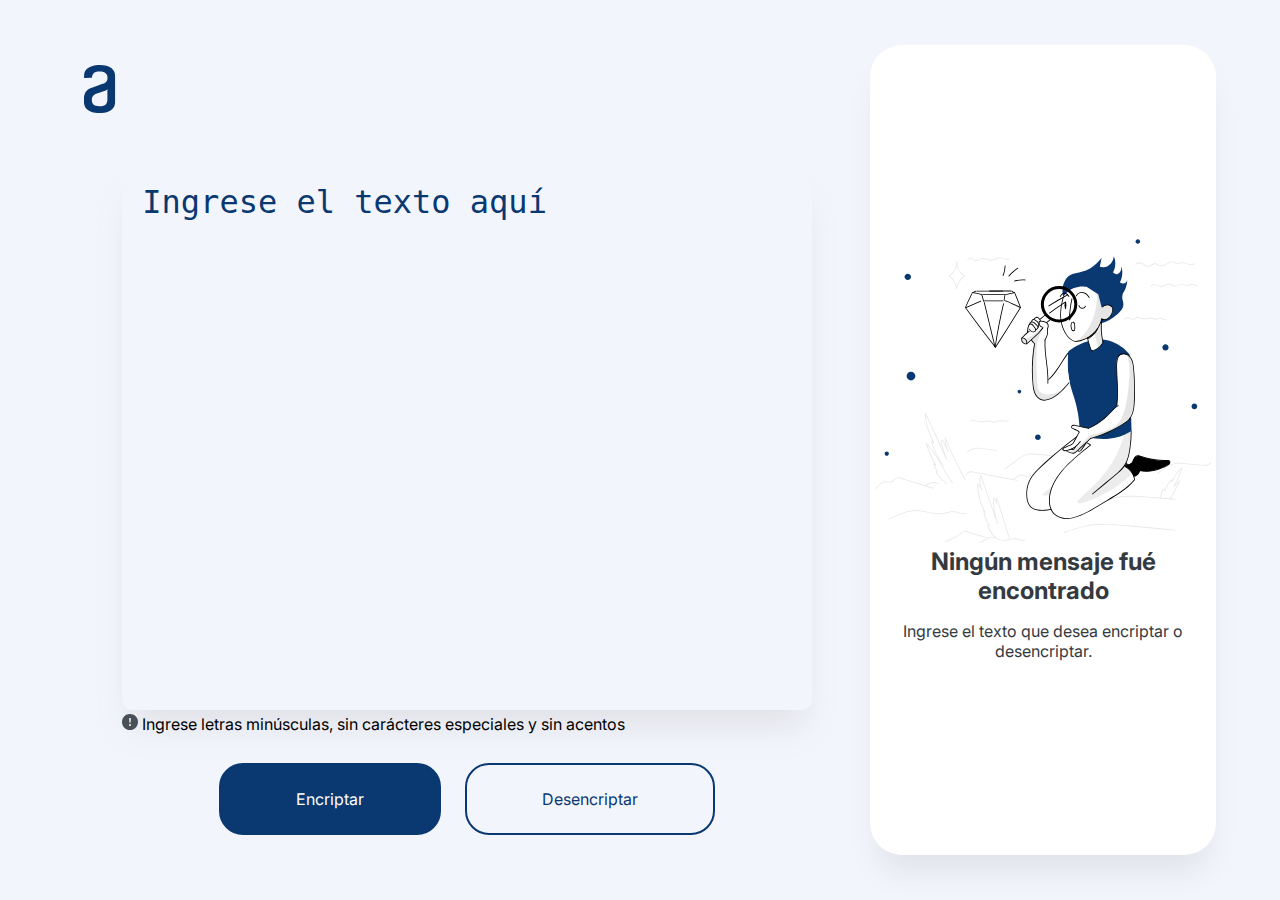
<file: Documents/Challenge/index.html>
<!DOCTYPE html>
<html lang="es">
  <head>
    <meta charset="UTF-8" />
    <meta http-equiv="X-UA-Compatible" content="IE=edge" />
    <meta name="viewport" content="width=device-width, initial-scale=1.0" />
    <link rel="preconnect" href="https://fonts.googleapis.com" />
    <link rel="preconnect" href="https://fonts.gstatic.com" crossorigin />
    <link
      href="https://fonts.googleapis.com/css2?family=Inter:wght@400;700;900&display=swap"
      rel="stylesheet"
    />
    <link
      rel="shortcut icon"
      href="imagenes/iconoEncriptador.png"
      type="image/x-icon"
    />
    <link rel="stylesheet" href="./css/style.css" />
    <title>Encriptador de Texto</title>
  </head>

  <body>
    <main class="container">
      <section class="container-content">
        <div class="logo">
          <svg
            width="32"
            height="48"
            viewBox="0 0 32 48"
            fill="none"
            xmlns="http://www.w3.org/2000/svg"
          >
            <path
              fill-rule="evenodd"
              clip-rule="evenodd"
              d="M23.3958 23.6529C23.3524 23.9311 23.2466 24.1959 23.0863 24.4275C22.926 24.659 22.7154 24.8512 22.4703 24.9898C21.9766 25.3086 21.5447 25.468 21.1077 25.6274C20.177 25.9488 19.1974 26.2702 18.1613 26.643C17.0687 27.0157 16.0891 27.3885 15.215 27.6585C14.1249 28.0313 13.0888 28.3526 12.1041 28.7254C11.3633 29.0425 10.6674 29.4556 10.0345 29.9544C9.44584 30.4877 8.93212 31.0983 8.50734 31.7695C8.07027 32.515 7.79518 33.4766 7.79518 34.5975C7.79518 36.842 8.34022 38.5491 9.43289 39.6161C10.523 40.7396 12.5438 41.2718 15.5389 41.2718C18.5933 41.2718 20.6655 40.6856 21.7607 39.5107C22.8482 38.3357 23.3932 36.6826 23.3932 34.5487V23.6529H23.3958ZM15.5415 0C20.8891 0 24.815 1.01553 27.3217 3.09802C29.831 5.12908 31.0856 7.74119 31.0856 10.8366V37.2148C31.0856 38.2817 30.8696 39.4567 30.4891 40.737C30.1035 42.0225 29.3425 43.1949 28.1418 44.2592C26.9977 45.3313 25.4166 46.2389 23.3984 46.933C21.3802 47.6272 18.7629 48 15.5441 48C12.3304 48 9.70798 47.6272 7.69234 46.933C5.6767 46.2389 4.09298 45.3313 2.9489 44.2592C1.8846 43.3001 1.07834 42.089 0.604178 40.737C0.218532 39.4592 0 38.2843 0 37.2174V33.001C0 30.7565 0.599036 28.674 1.79968 26.8563C3.00032 24.9898 4.68945 23.7095 6.8722 22.9073C7.96229 22.5345 9.21693 22.1618 10.6335 21.681C12.0527 21.1976 13.3588 20.7169 14.6699 20.2927C15.9811 19.8633 17.1252 19.434 18.1048 19.0586C18.6959 18.8221 19.2963 18.6094 19.9044 18.421L20.8866 17.9402C21.2722 17.7268 21.6501 17.4055 22.0332 16.9787C22.4137 16.5545 22.7402 16.0737 23.0153 15.5389C23.306 14.9599 23.4557 14.3203 23.4524 13.6724V11.9627C23.4564 11.3361 23.3249 10.716 23.0667 10.145C22.8508 9.5023 22.4137 8.91612 21.8147 8.38393C21.2156 7.84917 20.3955 7.42239 19.416 7.09845C18.4338 6.78222 17.1278 6.62025 15.6521 6.62025C12.5977 6.62025 10.5795 7.21157 9.48945 8.43535C8.5639 9.50488 8.01885 10.8392 7.91087 12.3329C7.91087 12.6543 7.63835 12.8677 7.30927 12.8677L0.658168 12.9757C0.500177 12.9764 0.348309 12.9146 0.235632 12.8039C0.122956 12.6931 0.0585941 12.5423 0.0565613 12.3844V10.8418C0.0565613 9.3429 0.331655 7.95458 0.930691 6.62025C1.5323 5.28334 2.46042 4.16497 3.71248 3.20086C4.96711 2.24189 6.60482 1.44231 8.56647 0.907552C10.4767 0.26481 12.8214 0 15.5466 0H15.5415Z"
              fill="#0A3871"
            />
          </svg>
        </div>
        <div class="container-text">
          <textarea
            class="text-desencriptar"
            name="inputEncriptar"
            id="inputEncriptar"
            placeholder="Ingrese el texto aquí"
          ></textarea>
          <p class="alert-disabled">
            <svg
              width="16"
              height="16"
              viewBox="0 0 16 16"
              fill="none"
              xmlns="http://www.w3.org/2000/svg"
            >
              <path
                d="M16 8C16 10.1217 15.1571 12.1566 13.6569 13.6569C12.1566 15.1571 10.1217 16 8 16C5.87827 16 3.84344 15.1571 2.34315 13.6569C0.842855 12.1566 0 10.1217 0 8C0 5.87827 0.842855 3.84344 2.34315 2.34315C3.84344 0.842855 5.87827 0 8 0C10.1217 0 12.1566 0.842855 13.6569 2.34315C15.1571 3.84344 16 5.87827 16 8ZM8 4C7.87361 4.00007 7.74863 4.02662 7.63312 4.07793C7.51761 4.12924 7.41413 4.20418 7.32934 4.29791C7.24456 4.39165 7.18035 4.5021 7.14084 4.62217C7.10134 4.74223 7.08743 4.86923 7.1 4.995L7.45 8.502C7.46176 8.63977 7.5248 8.76811 7.62664 8.86164C7.72849 8.95516 7.86173 9.00705 8 9.00705C8.13827 9.00705 8.27151 8.95516 8.37336 8.86164C8.4752 8.76811 8.53824 8.63977 8.55 8.502L8.9 4.995C8.91257 4.86923 8.89866 4.74223 8.85915 4.62217C8.81965 4.5021 8.75544 4.39165 8.67066 4.29791C8.58587 4.20418 8.48239 4.12924 8.36688 4.07793C8.25137 4.02662 8.12639 4.00007 8 4ZM8.002 10C7.73678 10 7.48243 10.1054 7.29489 10.2929C7.10736 10.4804 7.002 10.7348 7.002 11C7.002 11.2652 7.10736 11.5196 7.29489 11.7071C7.48243 11.8946 7.73678 12 8.002 12C8.26722 12 8.52157 11.8946 8.70911 11.7071C8.89664 11.5196 9.002 11.2652 9.002 11C9.002 10.7348 8.89664 10.4804 8.70911 10.2929C8.52157 10.1054 8.26722 10 8.002 10Z"
                fill="#495057"
              />
            </svg>
          Ingrese letras minúsculas, sin carácteres especiales y sin acentos 
          </p>
        </div>
        <div class="container-buttons">
          <a id="encriptar" class="btn-encriptar">Encriptar</a>
          <a id="desencriptar" class="btn-desencriptar">Desencriptar</a>
        </div>
      </section>

      <section class="container-resultado">
        <article class="container-text-default">
          <div class="container-img">
            <svg
              width="336"
              height="304"
              viewBox="0 0 336 304"
              fill="none"
              xmlns="http://www.w3.org/2000/svg"
            >
              <g clip-path="url(#clip0_2_1323)">
                <path
                  d="M0.675649 249.836C3.6088 248.4 4.854 244.589 8.03619 243.595C11.3014 242.574 14.9263 244.589 17.9148 242.38C19.2153 241.414 20.1838 239.812 21.7611 239.232C23.1447 238.735 24.5836 239.287 25.9118 239.702C27.0463 240.061 28.1808 240.392 29.3153 240.751C33.8811 242.159 38.4192 243.54 42.9849 244.948C48.1594 246.522 53.3063 248.124 58.4808 249.698C58.9789 249.864 59.2002 249.063 58.7021 248.897C49.2386 245.998 39.8027 243.098 30.3392 240.199C28.1255 239.536 25.8288 238.514 23.5321 238.238C21.9271 238.045 20.6543 238.68 19.5197 239.729C17.9425 241.193 16.7526 242.546 14.4559 242.656C12.5466 242.767 10.6649 242.27 8.75563 242.574C4.82632 243.181 3.60879 247.461 0.288249 249.091C-0.209832 249.367 0.205238 250.085 0.675649 249.836Z"
                  fill="#E8E8E8"
                />
                <path
                  d="M50.4007 246.357C52.3654 246.854 53.915 244.893 55.6859 244.313C58.0656 243.512 60.6114 243.844 62.7697 245.086C63.2402 245.362 63.6552 244.644 63.1848 244.368C61.3585 243.291 59.2832 242.85 57.1802 243.126C56.267 243.236 55.4092 243.485 54.5791 243.844C53.3892 244.368 52.0057 245.887 50.6221 245.556C50.0963 245.418 49.875 246.219 50.4007 246.357Z"
                  fill="#E8E8E8"
                />
                <path
                  d="M71.7353 244.286C69.8813 242.767 68.1103 241.138 66.4501 239.398C65.6753 238.597 64.9282 237.741 64.2087 236.885C63.7936 236.388 63.3786 235.891 62.9912 235.394C62.7145 235.035 62.4377 234.676 62.1887 234.317C61.746 233.875 61.746 233.323 62.2164 232.715C62.5484 232.853 63.0742 232.522 62.7975 232.135C61.1095 229.871 59.8643 227.386 59.0619 224.679C58.8958 224.845 58.7298 225.011 58.5638 225.176C59.4769 225.425 60.141 225.894 60.6391 226.668C60.9158 227.109 61.6353 226.723 61.3586 226.253C57.2356 219.129 53.8597 211.618 51.3139 203.803C51.0926 203.941 50.8435 204.079 50.6221 204.217C62.2164 215.594 67.4739 231.417 77.2418 244.148C77.5739 244.562 78.2933 244.148 77.9613 243.733C68.1657 230.948 62.8528 215.07 51.2032 203.637C50.9265 203.361 50.3731 203.637 50.5115 204.051C53.0849 211.949 56.4608 219.516 60.6391 226.695C60.8882 226.557 61.1095 226.419 61.3586 226.281C60.7221 225.315 59.892 224.679 58.7852 224.403C58.4808 224.32 58.1764 224.597 58.2871 224.9C59.1172 227.662 60.3901 230.23 62.1057 232.55C62.2994 232.356 62.4931 232.163 62.6868 231.97C61.912 231.611 61.0542 231.97 60.8605 232.881C60.6115 234.179 62.1887 235.615 62.9082 236.526C65.3709 239.591 68.1657 242.38 71.2095 244.865C71.5692 245.197 72.1503 244.617 71.7353 244.286Z"
                  fill="#E8E8E8"
                />
                <path
                  d="M68.8297 227.027C63.7382 219.433 59.6152 211.286 56.5714 202.671C56.4884 202.836 56.3777 203.002 56.2947 203.168C57.2355 202.947 58.038 203.306 58.5637 204.134C58.8404 204.604 59.5045 204.19 59.2832 203.72C54.9941 194.469 50.6221 184.832 50.9265 174.421C50.6774 174.504 50.4007 174.559 50.1517 174.642C57.5399 189.83 64.5684 205.211 71.2095 220.731C71.4032 221.172 72.1226 220.841 71.9566 220.399C70.8497 217.085 69.7706 213.744 68.6637 210.43C68.138 208.801 67.5845 207.2 67.0588 205.57C66.6991 204.493 65.9243 202.146 67.4739 201.566C67.3078 201.511 67.1695 201.428 67.0034 201.373C68.9958 205.266 70.9604 209.16 72.9527 213.054C73.2018 213.523 73.9213 213.109 73.6722 212.64C71.5139 208.415 70.5177 203.748 70.7114 198.998C70.4347 199.026 70.158 199.081 69.9089 199.108C75.6645 213.385 82.3333 227.303 89.8322 240.751C90.0812 241.22 90.8007 240.806 90.5516 240.337C83.0804 226.944 76.4393 213.109 70.7114 198.888C70.5454 198.473 69.9089 198.501 69.9089 198.998C69.7152 203.886 70.7667 208.663 72.9804 213.054C73.2295 212.916 73.4508 212.778 73.6999 212.64C71.7075 208.746 69.7429 204.852 67.7506 200.959C67.6676 200.821 67.4462 200.71 67.2802 200.765C64.513 201.787 66.284 205.736 66.8928 207.586C68.3317 211.922 69.7429 216.285 71.1818 220.62C71.4308 220.51 71.6799 220.399 71.9289 220.289C65.2878 204.769 58.2593 189.388 50.8711 174.2C50.6774 173.814 50.0963 174.035 50.0963 174.421C49.7643 184.97 54.2193 194.773 58.5637 204.134C58.8128 203.996 59.0341 203.858 59.2832 203.72C58.5637 202.588 57.4015 202.091 56.0733 202.367C55.8519 202.422 55.7136 202.671 55.7966 202.864C58.8681 211.535 63.0188 219.764 68.138 227.413C68.4147 227.883 69.1341 227.468 68.8297 227.027Z"
                  fill="#E8E8E8"
                />
                <path
                  d="M14.1515 280.405C23.7257 275.794 33.8257 271.099 44.7558 272.204C49.9303 272.728 54.9388 274.22 60.0856 274.882C62.6867 275.214 65.3155 275.352 67.9166 275.048C70.3517 274.744 72.6484 273.861 75.0281 273.336C78.0996 272.646 80.8944 273.364 83.8552 274.192C86.2903 274.855 88.6977 275.407 91.2157 274.827C91.7415 274.717 91.5201 273.916 90.9944 274.026C85.9582 275.214 81.2264 271.596 76.1349 272.314C73.6169 272.673 71.2648 273.667 68.7744 274.109C66.1456 274.551 63.4615 274.496 60.8051 274.164C55.5752 273.557 50.4838 272.01 45.2262 271.431C40.0517 270.851 34.9325 271.513 29.9794 272.949C24.3345 274.606 18.9939 277.147 13.7364 279.687C13.2383 279.908 13.6811 280.626 14.1515 280.405Z"
                  fill="#E8E8E8"
                />
                <path
                  d="M70.3241 303.297C73.5616 301.917 76.7438 300.398 79.8153 298.686C81.4202 297.775 82.9975 296.836 84.5747 295.842C85.986 294.93 87.3972 293.632 88.9468 292.97C90.6901 292.252 93.3188 293.605 95.0621 294.13C96.9161 294.709 98.7701 295.262 100.596 295.842C104.387 297.001 108.178 298.161 111.942 299.321C112.44 299.487 112.661 298.686 112.163 298.52C108.123 297.278 104.055 296.035 100.015 294.792C98.0783 294.185 96.1413 293.605 94.2043 292.997C92.7101 292.528 90.8284 291.561 89.2512 291.948C87.7846 292.307 86.4564 293.577 85.2112 294.406C83.6062 295.455 81.946 296.477 80.2857 297.443C76.9375 299.349 73.4786 301.061 69.909 302.552C69.4109 302.773 69.8537 303.491 70.3241 303.297Z"
                  fill="#E8E8E8"
                />
                <path
                  d="M104.747 304.154C106.85 303.104 108.953 302.027 111.056 300.978C112.993 299.984 115.068 298.658 117.282 298.465C119.523 298.244 121.267 299.708 123.204 300.564C124.836 301.282 126.607 301.696 128.378 301.806C132.529 302.027 136.403 299.956 140.526 300.177C143.819 300.37 147.139 303.077 150.377 301.365C150.847 301.116 150.432 300.398 149.962 300.647C147.942 301.724 145.756 300.674 143.763 300.039C142.048 299.487 140.387 299.238 138.589 299.432C134.327 299.873 130.426 301.668 126.054 300.647C122.429 299.818 119.662 296.808 115.76 297.94C113.961 298.465 112.274 299.459 110.613 300.288C108.51 301.337 106.407 302.414 104.304 303.463C103.862 303.684 104.277 304.402 104.747 304.154Z"
                  fill="#E8E8E8"
                />
                <path
                  d="M120.907 298.161C119.191 296.67 117.642 295.013 116.369 293.108C115.788 292.252 115.262 291.34 114.764 290.429C114.515 289.96 114.294 289.49 114.1 289.021C113.934 288.634 113.768 288.275 113.629 287.889C113.38 287.474 113.491 287.088 113.962 286.729C114.211 286.618 114.46 286.508 114.709 286.397C111.665 281.924 109.756 276.843 109.119 271.486C108.87 271.596 108.649 271.679 108.4 271.79C108.898 272.425 109.396 273.06 109.922 273.723C110.226 274.109 110.807 273.612 110.586 273.225C105.771 264.637 103.197 254.972 103.142 245.142C102.893 245.252 102.672 245.335 102.423 245.445C104.304 246.964 105.743 248.842 106.629 251.079C106.878 250.968 107.127 250.858 107.376 250.747C105.217 246.191 104.775 241.055 106.048 236.195C105.771 236.195 105.522 236.195 105.245 236.195C110.918 252.404 116.563 268.586 122.235 284.796C122.401 285.293 123.204 285.072 123.038 284.575C120.188 276.263 118.776 267.537 118.859 258.728C118.61 258.838 118.389 258.921 118.14 259.032C119.828 260.55 120.879 262.456 121.267 264.693C121.35 265.162 122.097 265.052 122.069 264.582C121.986 262.898 121.876 261.186 121.793 259.501C121.571 259.612 121.377 259.75 121.156 259.86C122.623 260.799 122.899 263.284 123.37 264.831C123.868 266.488 124.366 268.144 124.892 269.829C125.916 273.253 126.967 276.65 127.991 280.074C130.066 286.895 132.142 293.743 134.217 300.564C134.383 301.061 135.185 300.867 135.019 300.343C132.778 292.997 130.564 285.624 128.323 278.279C127.244 274.689 126.137 271.099 125.058 267.509C124.504 265.659 123.951 263.837 123.397 261.986C123.038 260.854 122.623 259.832 121.599 259.17C121.35 259.004 120.962 259.225 120.962 259.529C121.045 261.213 121.156 262.925 121.239 264.61C121.516 264.582 121.793 264.527 122.042 264.499C121.654 262.124 120.492 260.053 118.693 258.452C118.417 258.203 118.002 258.369 117.974 258.755C117.891 267.62 119.302 276.429 122.18 284.823C122.457 284.741 122.706 284.685 122.982 284.603C117.31 268.393 111.665 252.211 105.992 236.001C105.854 235.642 105.3 235.587 105.19 236.001C103.862 241.11 104.36 246.439 106.601 251.189C106.795 251.603 107.542 251.3 107.348 250.858C106.407 248.483 104.941 246.467 102.921 244.865C102.644 244.645 102.201 244.783 102.201 245.169C102.257 255.138 104.858 264.969 109.756 273.667C109.977 273.502 110.198 273.336 110.42 273.17C109.922 272.535 109.423 271.9 108.898 271.237C108.676 270.961 108.151 271.182 108.178 271.541C108.815 277.064 110.752 282.283 113.879 286.867C114.155 287.254 114.709 287.005 114.626 286.536C114.487 285.762 113.574 285.486 112.938 285.956C111.776 286.784 112.91 288.745 113.325 289.684C114.902 293.191 117.254 296.256 120.16 298.769C120.741 299.072 121.322 298.493 120.907 298.161Z"
                  fill="#E8E8E8"
                />
                <path
                  d="M91.9629 236.222C91.6031 231.031 101.039 234.013 103.668 234.51C107.984 235.311 112.274 236.112 116.59 236.913C125.196 238.514 133.829 240.116 142.435 241.718C142.961 241.828 143.182 241.027 142.656 240.917C132.778 239.067 122.927 237.244 113.048 235.394C108.206 234.483 103.363 233.571 98.5209 232.688C96.7777 232.356 94.7577 231.997 93.1251 232.909C91.8798 233.571 91.0497 234.786 91.1604 236.222C91.1604 236.747 92.0182 236.747 91.9629 236.222Z"
                  fill="#E8E8E8"
                />
                <path
                  d="M136.707 240.806C139.585 241.11 141.356 238.376 143.597 237.051C145.507 235.946 147.167 236.802 149.132 237.189C151.318 237.631 153.559 237.686 155.773 237.41C156.298 237.354 156.298 236.526 155.773 236.581C153.282 236.885 150.792 236.775 148.357 236.167C146.89 235.78 145.562 235.311 144.096 235.891C141.494 236.885 139.723 240.309 136.707 239.978C136.182 239.923 136.182 240.751 136.707 240.806Z"
                  fill="#E8E8E8"
                />
                <path
                  d="M189.476 293.909C196.117 291.589 202.814 289.269 209.676 287.612C216.843 285.9 224.065 285.21 231.426 285.431C238.703 285.652 245.925 286.48 253.175 287.143C260.453 287.833 267.73 288.496 275.008 289.187C283.365 289.96 291.749 290.733 300.106 291.534C300.631 291.589 300.631 290.761 300.106 290.705C285.191 289.325 270.276 287.944 255.334 286.536C240.972 285.21 226.528 283.249 212.222 286.204C204.363 287.833 196.781 290.484 189.227 293.108C188.757 293.273 188.978 294.074 189.476 293.909Z"
                  fill="#E8E8E8"
                />
                <path
                  d="M218.725 266.736C223.678 265.687 228.326 263.616 233.003 261.738C238.011 259.75 243.075 258.369 248.443 257.9C253.867 257.43 259.318 257.706 264.714 258.038C270.138 258.369 275.561 258.756 281.012 259.142C287.349 259.612 293.714 260.136 300.05 260.689C300.576 260.744 300.576 259.915 300.05 259.86C288.816 258.866 277.581 258.01 266.319 257.292C255.61 256.602 245.068 256.326 234.857 260.109C229.433 262.125 224.176 264.693 218.476 265.908C218.005 266.046 218.199 266.847 218.725 266.736Z"
                  fill="#E8E8E8"
                />
                <path
                  d="M282.507 234.897C286.464 231.887 290.642 228.932 295.069 226.668C297.228 225.563 299.552 224.679 301.987 224.486C304.616 224.265 307.245 224.79 309.818 225.121C315.048 225.756 320.306 226.143 325.563 226.474C329.05 226.695 333.477 227.192 335.94 224.155C336.272 223.74 335.691 223.161 335.359 223.575C332.564 227.027 326.67 225.729 322.851 225.48C317.594 225.121 312.392 224.624 307.162 223.961C304.92 223.685 302.707 223.464 300.465 223.879C298.252 224.265 296.176 225.149 294.212 226.198C289.95 228.462 285.91 231.279 282.064 234.206C281.677 234.51 282.092 235.228 282.507 234.897Z"
                  fill="#E8E8E8"
                />
                <path
                  d="M130.177 230.34C134.106 227.386 138.063 224.458 141.992 221.504C145.756 218.687 149.27 215.732 154.195 215.484C158.844 215.263 163.604 215.788 168.225 216.174C173.206 216.588 178.159 217.141 183.084 217.831C187.235 218.411 192.188 219.957 196.117 217.803C196.588 217.555 196.173 216.837 195.702 217.085C193.682 218.19 191.441 218.19 189.2 217.914C186.792 217.61 184.385 217.196 181.977 216.864C177.329 216.229 172.652 215.705 167.948 215.318C163.327 214.931 158.54 214.379 153.919 214.655C149.63 214.904 146.448 217.113 143.099 219.626C138.644 222.94 134.217 226.281 129.762 229.595C129.347 229.954 129.762 230.672 130.177 230.34Z"
                  fill="#E8E8E8"
                />
                <path
                  d="M285.855 259.529C286.104 257.706 286.464 255.939 286.99 254.172C287.239 253.343 287.488 252.515 287.82 251.686C288.013 251.189 288.539 250.361 289.259 250.554C289.618 250.665 289.784 251.907 289.812 252.156C289.867 252.598 290.476 252.736 290.614 252.266C291.915 248.041 293.409 243.402 297.394 240.944C297.173 240.834 296.979 240.696 296.757 240.585C296.757 241.276 296.73 241.994 296.73 242.684C296.73 243.071 297.311 243.264 297.505 242.905C299.967 237.796 302.651 232.439 307.632 229.346C307.439 229.181 307.217 229.043 307.023 228.877C304.533 235.311 301.628 241.579 298.335 247.655C298.113 248.041 298.667 248.538 298.999 248.152C300.853 245.943 302.734 243.733 305.17 242.132C304.976 241.938 304.782 241.745 304.588 241.552C301.517 248.014 298.169 254.31 294.488 260.44C294.212 260.909 294.931 261.324 295.208 260.854C298.86 254.724 302.236 248.428 305.308 241.966C305.474 241.635 305.114 241.138 304.727 241.386C302.236 243.043 300.299 245.28 298.39 247.544C298.611 247.71 298.833 247.876 299.054 248.041C302.375 241.911 305.308 235.587 307.826 229.07C307.964 228.739 307.494 228.435 307.217 228.601C302.098 231.776 299.331 237.216 296.785 242.463C297.034 242.546 297.311 242.601 297.56 242.684C297.56 241.994 297.588 241.276 297.588 240.585C297.588 240.282 297.228 240.061 296.951 240.226C292.801 242.794 291.168 247.599 289.812 252.045C290.089 252.073 290.365 252.128 290.614 252.156C290.476 250.747 289.203 248.345 287.654 250.14C286.879 251.051 286.574 252.542 286.242 253.675C285.689 255.497 285.302 257.375 285.025 259.28C284.997 259.833 285.772 260.053 285.855 259.529Z"
                  fill="#E8E8E8"
                />
                <path
                  d="M92.5164 212.916C94.6747 211.756 96.8608 210.596 99.2405 209.961C101.759 209.298 104.249 209.519 106.767 209.851C111.776 210.513 116.784 211.176 121.765 211.839C122.291 211.922 122.291 211.093 121.765 211.01C116.424 210.292 111.056 209.519 105.716 208.884C103.253 208.58 100.901 208.58 98.521 209.271C96.252 209.933 94.149 211.066 92.0737 212.17C91.6032 212.474 92.046 213.164 92.5164 212.916Z"
                  fill="#E8E8E8"
                />
                <path
                  d="M260.84 25.6074C262.833 23.923 265.627 24.2543 267.813 25.3313C269.474 26.1321 270.83 27.7614 272.767 27.8442C274.565 27.8994 276.059 26.6844 277.581 25.8836C278.605 25.3589 279.657 24.9999 280.819 25.2484C282.064 25.497 283.143 26.2149 284.278 26.712C288.013 28.3413 290.504 26.0769 293.658 24.2819C294.544 23.7849 295.485 23.3431 296.508 23.2602C297.809 23.1498 298.971 23.7297 300.133 24.2267C301.96 24.9999 303.343 25.3037 305.197 24.5581C307.106 23.8125 308.656 23.923 310.565 24.6133C311.783 25.0551 312.945 25.6074 314.218 25.8836C316.127 26.3254 318.175 26.2149 319.614 24.7514C320.001 24.3648 319.392 23.7849 319.033 24.1715C317.179 26.0493 314.356 25.1656 312.226 24.3372C310.067 23.5087 307.854 22.6251 305.557 23.4811C304.118 24.0334 303.149 24.42 301.6 23.8953C300.548 23.5364 299.58 22.9565 298.501 22.6527C296.868 22.1556 295.346 22.4318 293.852 23.1774C292.136 24.0334 290.642 25.3865 288.843 26.1045C286.464 27.0434 284.61 25.8007 282.451 24.8895C280.874 24.2267 279.38 24.1163 277.803 24.8066C275.893 25.6627 274.039 27.5404 271.798 26.7396C270.608 26.3254 269.667 25.3589 268.588 24.7514C267.675 24.2543 266.679 23.8953 265.655 23.702C263.69 23.3431 261.781 23.6744 260.231 24.9723C259.844 25.3865 260.453 25.9664 260.84 25.6074Z"
                  fill="#E8E8E8"
                />
                <path
                  d="M270.802 44.468C271.328 44.468 271.328 43.6395 270.802 43.6395C270.276 43.6395 270.276 44.468 270.802 44.468Z"
                  fill="#E8E8E8"
                />
                <path
                  d="M276.336 47.478C277.637 45.1307 280.708 46.2629 282.617 47.0361C284.527 47.8093 286.242 48.2788 288.262 47.5884C289.923 47.0085 291.417 45.9039 293.132 45.5173C295.512 44.9651 296.868 46.9809 299.026 47.4504C302.402 48.1959 305.806 44.4404 308.988 46.0144C309.874 46.4562 310.482 47.0361 311.534 46.9533C312.502 46.8981 313.388 46.4286 314.329 46.2077C316.957 45.6002 319.697 46.0696 322.049 47.3675C322.519 47.616 322.934 46.8981 322.464 46.6495C320.97 45.8211 319.365 45.324 317.677 45.1584C316.819 45.0755 315.934 45.1031 315.076 45.2412C314.052 45.3793 313.111 45.8211 312.115 46.0144C310.759 46.2629 310.178 45.6002 309.071 45.1307C308.518 44.9098 307.909 44.7994 307.328 44.827C305.944 44.8822 304.616 45.4621 303.343 45.9316C301.711 46.5391 299.967 47.119 298.307 46.2905C296.896 45.6002 295.789 44.5508 294.129 44.5508C290.697 44.5785 288.29 47.8646 284.665 46.8705C281.981 46.1249 277.664 43.5015 275.672 47.0361C275.368 47.5332 276.087 47.9474 276.336 47.478Z"
                  fill="#E8E8E8"
                />
                <path
                  d="M249.495 80.5323C251.46 78.9859 253.701 79.0688 255.859 80.0629C257.049 80.6152 258.322 81.1399 259.567 80.3943C260.287 79.9524 260.757 79.2621 261.615 79.0136C262.528 78.7374 263.497 78.9307 264.382 79.1516C265.959 79.5382 267.481 80.2286 269.114 80.339C271.051 80.4771 272.822 79.6487 274.704 79.4554C276.724 79.2621 278.135 80.4771 280.016 80.7532C281.843 81.0018 283.254 79.5382 285.08 79.8144C287.294 80.1457 289.48 80.8913 291.666 81.4436C292.192 81.5817 292.413 80.7809 291.887 80.6428C289.591 80.0629 287.211 79.1792 284.859 78.9307C282.867 78.7098 281.428 80.339 279.435 79.7315C277.581 79.1792 276.253 78.3784 274.261 78.6546C272.13 78.9583 270.193 79.7867 268.007 79.3173C266.319 78.9583 264.687 78.1575 262.943 78.0471C262.307 78.0194 261.643 78.0747 261.034 78.3232C260.259 78.627 259.844 79.2621 259.125 79.6763C257.464 80.6428 255.223 78.5993 253.452 78.4613C251.764 78.3232 250.215 78.9031 248.886 79.9248C248.471 80.2838 249.08 80.8637 249.495 80.5323Z"
                  fill="#E8E8E8"
                />
                <path
                  d="M90.8561 20.2779C91.3819 20.2779 91.3819 19.4495 90.8561 19.4495C90.3303 19.4495 90.3303 20.2779 90.8561 20.2779Z"
                  fill="#E8E8E8"
                />
                <path
                  d="M93.2911 20.913C93.7892 18.4553 97.0544 20.0293 98.2442 20.7749C99.6001 21.6309 101.039 22.4041 102.699 21.9347C104.498 21.41 105.715 19.8636 107.708 19.7532C109.589 19.6703 111.416 20.5264 113.187 21.0786C114.709 21.5481 116.314 21.8795 117.891 21.4929C119.745 21.051 121.322 19.7532 123.204 19.4218C126.912 18.7866 130.26 21.7966 134.023 20.6368C134.521 20.4711 134.327 19.6703 133.802 19.836C129.872 21.0786 126.137 17.5992 122.152 18.8419C120.104 19.477 118.389 20.913 116.147 20.8301C114.072 20.7473 112.191 19.7532 110.226 19.2561C108.676 18.8695 107.099 18.759 105.605 19.4494C104.747 19.836 104 20.4711 103.142 20.8853C101.731 21.5481 100.541 21.1615 99.2681 20.4435C97.8845 19.6427 96.6946 18.7038 95.0067 18.8419C93.8168 18.9247 92.7653 19.5322 92.5439 20.7473C92.4056 21.2167 93.2081 21.4376 93.2911 20.913Z"
                  fill="#E8E8E8"
                />
                <path
                  d="M95.8093 182.153C99.1021 180.773 102.423 183.23 105.743 183.396C107.459 183.479 109.119 183.065 110.807 182.733C112.938 182.319 114.764 182.291 116.812 183.147C118.057 183.672 119.191 184.003 120.464 183.506C121.184 183.23 121.793 182.761 122.512 182.512C123.314 182.236 124.145 182.181 125.002 182.181C127.963 182.236 130.924 183.258 133.746 181.932C134.217 181.711 133.802 180.994 133.331 181.214C130.315 182.623 126.967 181.076 123.785 181.408C122.263 181.573 121.267 182.457 119.856 182.871C118.168 183.368 116.507 181.932 114.847 181.684C111.277 181.132 107.902 183.12 104.304 182.402C101.427 181.822 98.521 180.137 95.5879 181.38C95.1175 181.573 95.3389 182.374 95.8093 182.153Z"
                  fill="#E8E8E8"
                />
                <path
                  d="M35.9841 141.477C38.3987 141.477 40.3562 139.524 40.3562 137.114C40.3562 134.705 38.3987 132.751 35.9841 132.751C33.5695 132.751 31.6121 134.705 31.6121 137.114C31.6121 139.524 33.5695 141.477 35.9841 141.477Z"
                  fill="#0A3871"
                />
                <path
                  d="M290.476 111.488C292.172 111.488 293.548 110.116 293.548 108.423C293.548 106.73 292.172 105.358 290.476 105.358C288.78 105.358 287.405 106.73 287.405 108.423C287.405 110.116 288.78 111.488 290.476 111.488Z"
                  fill="#0A3871"
                />
                <path
                  d="M262.833 4.70331C264.086 4.70331 265.102 3.68952 265.102 2.43894C265.102 1.18836 264.086 0.174561 262.833 0.174561C261.579 0.174561 260.564 1.18836 260.564 2.43894C260.564 3.68952 261.579 4.70331 262.833 4.70331Z"
                  fill="#0A3871"
                />
                <path
                  d="M162.884 201.069C164.443 201.069 165.707 199.808 165.707 198.252C165.707 196.697 164.443 195.436 162.884 195.436C161.325 195.436 160.062 196.697 160.062 198.252C160.062 199.808 161.325 201.069 162.884 201.069Z"
                  fill="#0A3871"
                />
                <path
                  d="M32.7742 41.0991C34.5622 41.0991 36.0117 39.6526 36.0117 37.8682C36.0117 36.0838 34.5622 34.6373 32.7742 34.6373C30.9861 34.6373 29.5366 36.0838 29.5366 37.8682C29.5366 39.6526 30.9861 41.0991 32.7742 41.0991Z"
                  fill="#0A3871"
                />
                <path
                  d="M144.4 154.456C145.424 154.456 146.254 153.628 146.254 152.606C146.254 151.584 145.424 150.756 144.4 150.756C143.376 150.756 142.546 151.584 142.546 152.606C142.546 153.628 143.376 154.456 144.4 154.456Z"
                  fill="#0A3871"
                />
                <path
                  d="M319.392 170.196C320.951 170.196 322.215 168.935 322.215 167.38C322.215 165.824 320.951 164.563 319.392 164.563C317.834 164.563 316.57 165.824 316.57 167.38C316.57 168.935 317.834 170.196 319.392 170.196Z"
                  fill="#0A3871"
                />
                <path
                  d="M11.7441 216.754C12.9056 216.754 13.8471 215.814 13.8471 214.655C13.8471 213.496 12.9056 212.557 11.7441 212.557C10.5827 212.557 9.64111 213.496 9.64111 214.655C9.64111 215.814 10.5827 216.754 11.7441 216.754Z"
                  fill="#0A3871"
                />
                <path
                  d="M97.7461 53.6636C95.3387 58.5514 92.9036 63.4391 90.4962 68.3269C100.458 81.6646 110.419 94.9747 120.381 108.312C122.955 104.419 125.5 100.442 128.074 96.4383C134.134 86.9389 139.917 77.5501 145.451 68.244C143.57 63.4667 141.66 58.6618 139.779 53.8846C138.561 53.2494 137.344 52.6419 136.126 52.0068C124.338 52.0344 112.55 52.062 100.79 52.0896C99.7384 52.6419 98.7422 53.1666 97.7461 53.6636Z"
                  fill="white"
                />
                <path
                  d="M90.8283 68.5478C92.9313 63.9362 95.0897 59.3522 97.3034 54.7959C97.5247 54.3264 96.8329 53.8846 96.5839 54.3816C94.3702 58.938 92.2118 63.522 90.1088 68.1336C89.8874 68.603 90.6069 69.0449 90.8283 68.5478Z"
                  fill="black"
                />
                <path
                  d="M90.2748 69.0448C100.015 82.3826 109.949 95.5546 120.077 108.616C120.409 109.03 120.99 108.451 120.658 108.036C110.585 95.03 100.707 81.9131 90.9943 68.6306C90.6899 68.2164 89.9705 68.6306 90.2748 69.0448Z"
                  fill="black"
                />
                <path
                  d="M97.4971 54.3264C98.6592 53.7189 99.7938 53.0837 100.956 52.4762C101.426 52.2277 101.011 51.5097 100.541 51.7583C99.3787 52.3658 98.2442 53.0009 97.082 53.6084C96.5839 53.8846 97.0266 54.5749 97.4971 54.3264Z"
                  fill="black"
                />
                <path
                  d="M101.648 52.5314C110.281 52.5314 118.942 52.5314 127.576 52.5314C128.101 52.5314 128.101 51.703 127.576 51.703C118.942 51.703 110.281 51.703 101.648 51.703C101.122 51.703 101.122 52.5314 101.648 52.5314Z"
                  fill="black"
                />
                <path
                  d="M145.839 68.1611C144.095 63.5496 142.297 58.9932 140.443 54.4092C140.249 53.9122 139.447 54.1331 139.64 54.6301C141.494 59.1865 143.293 63.7705 145.036 68.3821C145.23 68.8791 146.032 68.6582 145.839 68.1611Z"
                  fill="black"
                />
                <path
                  d="M144.925 68.5754C136.818 81.8303 128.544 95.0024 120.104 108.064C119.8 108.506 120.519 108.92 120.824 108.478C129.264 95.4166 137.537 82.2721 145.645 68.9896C145.922 68.5478 145.202 68.106 144.925 68.5754Z"
                  fill="black"
                />
                <path
                  d="M139.945 53.5533C138.976 52.9457 138.008 52.3106 137.039 51.7031C136.596 51.4269 136.181 52.1173 136.624 52.4211C137.593 53.0286 138.561 53.6637 139.53 54.2712C140 54.575 140.415 53.857 139.945 53.5533Z"
                  fill="black"
                />
                <path
                  d="M136.098 51.6202C128.876 51.6202 121.654 51.6202 114.459 51.6202C113.934 51.6202 113.934 52.4487 114.459 52.4487C121.682 52.4487 128.904 52.4487 136.098 52.4487C136.624 52.4487 136.624 51.6202 136.098 51.6202Z"
                  fill="black"
                />
                <path
                  d="M91.1605 68.962C96.1136 66.8357 101.067 64.7094 106.02 62.5831C106.518 62.3622 106.075 61.6718 105.605 61.8651C100.652 63.9914 95.6985 66.1177 90.7454 68.244C90.275 68.465 90.69 69.1829 91.1605 68.962Z"
                  fill="black"
                />
                <path
                  d="M97.6354 54.0779C100.679 54.5473 103.668 55.2101 106.628 56.0385C107.154 56.1766 107.376 55.3758 106.85 55.2377C103.889 54.3816 100.901 53.7465 97.8567 53.2771C97.331 53.1942 97.0819 53.995 97.6354 54.0779Z"
                  fill="black"
                />
                <path
                  d="M106.407 55.9005C107.071 57.9716 107.652 60.0426 108.15 62.1689C108.261 62.6936 109.064 62.4727 108.953 61.948C108.455 59.8217 107.874 57.7506 107.21 55.6796C107.044 55.1825 106.241 55.3758 106.407 55.9005Z"
                  fill="black"
                />
                <path
                  d="M107.68 55.9833C115.096 55.9833 122.484 55.9833 129.9 55.9833C130.426 55.9833 130.426 55.1548 129.9 55.1548C122.484 55.1548 115.096 55.1548 107.68 55.1548C107.154 55.1548 107.154 55.9833 107.68 55.9833Z"
                  fill="black"
                />
                <path
                  d="M129.54 56.149C129.264 57.6678 128.987 59.2142 128.71 60.733C128.627 61.2577 129.43 61.4786 129.513 60.9539C129.789 59.4351 130.066 57.8887 130.343 56.3699C130.426 55.8452 129.623 55.6243 129.54 56.149Z"
                  fill="black"
                />
                <path
                  d="M108.593 62.2241C115.068 62.2241 121.543 62.2241 128.046 62.2241C128.572 62.2241 128.572 61.3956 128.046 61.3956C121.571 61.3956 115.096 61.3956 108.593 61.3956C108.067 61.3956 108.067 62.2241 108.593 62.2241Z"
                  fill="black"
                />
                <path
                  d="M130.703 55.9833C133.719 55.3482 136.707 54.713 139.723 54.0779C140.249 53.9675 140.028 53.1666 139.502 53.2771C136.486 53.9122 133.497 54.5474 130.481 55.1825C129.955 55.2929 130.177 56.0938 130.703 55.9833Z"
                  fill="black"
                />
                <path
                  d="M129.319 61.9756C132.114 62.4174 134.715 63.9914 137.261 65.1788C139.972 66.4491 142.656 67.7194 145.368 68.9896C145.839 69.2105 146.281 68.4926 145.783 68.2716C142.906 66.9185 140.055 65.5931 137.178 64.24C134.743 63.0802 132.224 61.6166 129.54 61.1748C129.015 61.0919 128.793 61.8927 129.319 61.9756Z"
                  fill="black"
                />
                <path
                  d="M108.842 63.4944C112.44 78.2957 116.009 93.1246 119.606 107.926C119.745 108.451 120.519 108.23 120.409 107.705C116.812 92.9037 113.242 78.0748 109.645 63.2735C109.506 62.7488 108.704 62.9697 108.842 63.4944Z"
                  fill="black"
                />
                <path
                  d="M128.157 64.4885C124.781 78.7375 121.986 93.1522 119.828 107.65C119.745 108.174 120.547 108.395 120.63 107.871C122.788 93.3731 125.583 78.986 128.959 64.7094C129.098 64.1847 128.295 63.9638 128.157 64.4885Z"
                  fill="black"
                />
                <path
                  d="M128.433 36.8466C129.679 33.6709 130.37 30.3296 130.481 26.9054C130.509 26.3807 129.679 26.3807 129.651 26.9054C129.54 30.2467 128.849 33.5052 127.631 36.6257C127.437 37.1227 128.24 37.316 128.433 36.8466Z"
                  fill="black"
                />
                <path
                  d="M134.106 37.3988C136.762 34.3888 139.751 31.7378 143.099 29.5011C143.542 29.1973 143.127 28.4794 142.684 28.7831C139.281 31.0475 136.209 33.7537 133.525 36.8189C133.165 37.2055 133.746 37.7854 134.106 37.3988Z"
                  fill="black"
                />
                <path
                  d="M139.557 42.5075C142.989 41.4858 146.53 41.0992 150.1 41.3753C150.626 41.4029 150.626 40.5745 150.1 40.5469C146.447 40.2707 142.85 40.6573 139.336 41.7067C138.838 41.8724 139.032 42.6732 139.557 42.5075Z"
                  fill="black"
                />
                <path
                  d="M81.2541 23.1498C81.5861 28.6174 78.5146 33.8366 73.5891 36.2114C73.3124 36.3495 73.3401 36.7637 73.5891 36.9294C78.0995 39.6356 80.1749 44.6062 81.3648 49.4939C81.5031 50.0186 82.2779 49.7977 82.1672 49.273C80.922 44.1643 78.7083 39.0004 74.0042 36.2114C74.0042 36.4599 74.0042 36.6808 74.0042 36.9294C79.1787 34.4165 82.4439 28.866 82.0842 23.1498C82.0565 22.6251 81.2264 22.6251 81.2541 23.1498Z"
                  fill="#E8E8E8"
                />
                <path
                  d="M81.5584 23.1498C81.1987 28.8936 84.4639 34.4441 89.6384 36.9294C89.6384 36.6808 89.6384 36.4599 89.6384 36.2114C84.9066 39.028 82.6929 44.1919 81.4477 49.3282C81.3094 49.8529 82.1118 50.0738 82.2502 49.5491C83.4401 44.6338 85.5154 39.6356 90.0535 36.9294C90.3025 36.7913 90.3302 36.3495 90.0535 36.2114C85.128 33.8365 82.0288 28.6174 82.3609 23.1498C82.4162 22.6251 81.5861 22.6251 81.5584 23.1498Z"
                  fill="#E8E8E8"
                />
                <path
                  d="M216.29 230.451C217.258 230.037 218.586 229.429 220.108 228.573C222.654 227.165 223.927 226.447 224.702 225.315C225.698 223.823 225.31 223.023 226.611 221.531C226.805 221.283 227.718 220.316 228.908 219.792C230.955 218.936 232.865 219.957 236.047 221.09C238.98 222.139 241.277 222.636 245.87 223.658C247.696 224.072 249.91 224.486 253.12 225.48C254.033 225.756 254.753 226.005 255.251 226.171C255.306 226.751 255.334 228.242 254.365 229.595C253.922 230.202 253.314 230.699 252.345 231.141C250.104 232.191 247.973 231.997 246.174 231.914C242.3 231.749 243.905 232.301 234.774 232.467C232.782 232.494 231.149 232.494 230.014 232.494C228.603 233.461 227.192 234.455 225.753 235.477C223.318 237.244 220.994 239.011 218.78 240.751C217.95 237.327 217.12 233.875 216.29 230.451Z"
                  fill="black"
                />
                <path
                  d="M204.751 195.105C202.758 196.154 202.537 196.54 195.121 202.837C183.555 212.64 182.282 213.164 171.794 222.305C161.75 231.031 159.868 233.212 157.959 236.084C153.199 243.347 152.148 249.422 151.843 252.377C151.428 256.353 150.875 261.876 154.389 266.239C156.603 268.973 159.481 270.105 160.449 270.464C163.355 271.569 165.734 271.431 170.023 271.127C175.724 270.713 180.068 269.608 181.784 269.139C183.665 268.614 188.037 267.316 193.516 264.61C198.663 262.069 200.877 260.192 207.905 255.47C211.032 253.371 215.653 250.306 221.464 246.771C221.824 244.01 221.52 241.856 221.215 240.503C220.496 237.299 219.029 235.09 217.397 232.66C216.068 230.672 214.795 229.153 213.91 228.159C215.985 226.585 218.697 224.321 221.547 221.283C223.457 219.239 226.473 215.981 228.991 211.397C232.09 205.764 235.189 200.075 233.197 196.154C230.07 189.996 215.183 189.72 204.751 195.105Z"
                  fill="white"
                />
                <path
                  opacity="0.18"
                  d="M229.544 198.115C227.967 201.76 225.366 206.923 221.215 212.446C215.183 220.427 209.095 224.845 199.908 231.39C173.925 249.891 166.952 254.116 167.727 255.884C168.778 258.286 183.416 253.978 185.547 253.343C201.098 248.759 212.554 241.69 219.721 236.526C217.895 233.737 216.068 230.948 214.242 228.187C216.483 226.585 219.583 224.044 222.488 220.261C224.093 218.19 226.528 214.987 228.105 210.154C229.71 205.349 229.766 201.069 229.544 198.115Z"
                  fill="#9B9797"
                />
                <path
                  d="M204.64 195.077C194.789 202.395 185.187 210.072 175.945 218.107C171.518 221.946 167.09 225.784 162.94 229.899C159.259 233.544 155.828 237.576 153.753 242.38C151.594 247.351 150.986 253.095 151.511 258.48C151.954 262.926 153.587 267.399 157.654 269.719C161.916 272.121 167.284 271.873 171.988 271.376C177.771 270.796 183.472 269.387 188.867 267.206C200.904 262.318 210.34 253.178 221.713 247.13C222.184 246.882 221.769 246.164 221.298 246.412C211.807 251.466 203.727 258.756 194.208 263.809C189.227 266.46 183.859 268.393 178.325 269.581C173.206 270.658 167.45 271.486 162.248 270.492C159.813 270.022 157.461 269.028 155.717 267.206C154.029 265.411 153.116 263.064 152.646 260.661C151.622 255.442 152.092 249.533 153.808 244.507C155.524 239.481 158.872 235.256 162.524 231.5C166.315 227.607 170.466 224.017 174.534 220.455C184.357 211.839 194.54 203.61 205.055 195.823C205.47 195.491 205.083 194.773 204.64 195.077Z"
                  fill="black"
                />
                <path
                  d="M177.522 251.686C186.598 248.179 194.817 242.933 202.62 237.189C206.466 234.372 210.257 231.445 214.021 228.518C217.729 225.618 221.27 222.553 224.148 218.825C224.48 218.411 223.761 217.997 223.429 218.411C220.496 222.222 216.815 225.287 213.052 228.242C209.344 231.141 205.609 234.013 201.79 236.802C194.153 242.38 186.156 247.517 177.301 250.913C176.803 251.079 177.024 251.88 177.522 251.686Z"
                  fill="black"
                />
                <path
                  d="M213.606 228.435C218.946 232.909 221.769 239.84 221.021 246.771C220.966 247.296 221.796 247.296 221.852 246.771C222.599 239.647 219.666 232.467 214.187 227.855C213.799 227.496 213.218 228.076 213.606 228.435Z"
                  fill="black"
                />
                <path
                  d="M220.966 239.067C222.543 238.597 223.927 237.272 225.255 236.333C226.915 235.173 228.548 234.013 230.208 232.853C230.651 232.55 230.236 231.832 229.793 232.135C228.299 233.185 226.777 234.262 225.283 235.311C223.899 236.278 222.377 237.769 220.745 238.266C220.219 238.404 220.44 239.205 220.966 239.067Z"
                  fill="black"
                />
                <path
                  d="M216.4 230.837C219.527 229.54 222.405 227.772 225.006 225.591C225.421 225.232 224.812 224.652 224.425 225.011C221.962 227.11 219.195 228.794 216.207 230.037C215.708 230.258 215.93 231.058 216.4 230.837Z"
                  fill="black"
                />
                <path
                  d="M224.702 225.232C225.227 225.232 225.227 224.403 224.702 224.403C224.176 224.403 224.176 225.232 224.702 225.232Z"
                  fill="black"
                />
                <path
                  d="M225.698 224.238C226.168 223.133 226.666 221.918 227.552 221.062C228.742 219.902 230.181 220.068 231.702 220.399C234.525 221.034 237.292 221.918 240.059 222.719C242.633 223.437 245.206 224.072 247.862 224.376C249.412 224.541 250.713 224.735 252.096 225.425C253.12 225.922 254.005 226.419 255.14 226.53C255.666 226.585 255.666 225.757 255.14 225.701C253.618 225.563 252.428 224.514 250.989 224.044C249.55 223.575 247.945 223.603 246.451 223.354C243.186 222.829 240.004 221.835 236.849 220.896C235.3 220.455 233.75 220.013 232.173 219.654C231.011 219.405 229.793 219.101 228.631 219.46C226.611 220.068 225.642 222.222 224.895 224.017C224.702 224.514 225.504 224.735 225.698 224.238Z"
                  fill="black"
                />
                <path
                  d="M230.098 233.461C236.019 232.577 241.885 232.439 247.862 232.329C249.938 232.301 252.151 232.053 253.812 230.699C255.223 229.54 256.025 227.855 255.638 226.06C255.527 225.536 254.725 225.756 254.836 226.281C255.361 228.794 253.092 230.644 250.851 231.197C248.554 231.749 246.064 231.473 243.712 231.528C239.063 231.611 234.47 231.997 229.876 232.688C229.35 232.743 229.599 233.544 230.098 233.461Z"
                  fill="black"
                />
                <path
                  d="M251.1 227.965C253.148 226.502 255.223 225.038 257.271 223.575C257.409 222.636 257.852 220.592 259.54 218.853C260.038 218.328 261.2 217.113 262.943 216.782C264.77 216.423 266.181 217.251 267.758 217.969C270.304 219.129 272.766 219.571 277.637 220.51C281.483 221.228 283.42 221.587 286.187 221.448C289.95 221.228 292.634 220.233 294.239 221.807C294.405 221.973 295.097 222.719 295.042 223.63C294.959 224.79 293.714 225.535 292.717 226.115C288.373 228.601 285.938 229.319 285.938 229.319C279.795 231.113 276.696 232.025 274.039 232.246C271.881 232.411 268.809 232.494 265.102 231.914C264.022 235.615 260.757 237.989 257.686 237.796C253.729 237.548 250.076 233.102 251.1 227.965Z"
                  fill="black"
                />
                <path
                  d="M211.364 203.554C211.973 201.704 213.107 199.357 215.238 198.584C216.622 198.087 217.894 198.418 218.31 198.529C220.883 199.164 226.168 198.252 236.711 196.457C241.941 195.574 248.554 194.276 256.164 192.343C256.191 193.751 256.164 195.601 256.081 197.755C255.887 202.588 255.389 206.233 255.278 207.089C254.808 210.513 253.978 216.202 251.46 223.105C250.823 224.873 250.187 226.336 249.744 227.33C250.823 227.827 251.985 228.49 253.12 229.429C257.796 233.157 259.152 238.431 259.595 240.668C258.931 241.469 257.935 242.656 256.662 244.009C251.515 249.477 246.755 252.542 237.679 258.148C232.09 261.6 227.994 264.113 221.436 267.979C213.467 272.673 207.02 276.318 198.995 278.61C197.003 279.19 193.848 279.963 189.864 279.549C187.927 279.356 184.44 278.997 181.092 276.567C176.803 273.474 175.447 268.945 174.893 266.957C173.648 262.511 174.119 258.341 175.281 254.006C176.083 250.968 178.989 240.889 189.089 229.539C191.109 227.275 196.864 222.166 208.32 211.949C211.087 209.491 213.356 207.476 214.878 206.15C213.716 205.266 212.554 204.41 211.364 203.554Z"
                  fill="white"
                />
                <path
                  opacity="0.18"
                  d="M248.997 195.905C248.36 198.335 247.337 201.842 245.787 205.957C231.647 243.347 200.046 259.501 202.62 263.533C204.502 266.515 222.543 259.087 235.549 251.272C245.289 245.418 252.539 239.149 257.381 234.427C256.606 233.295 255.417 231.749 253.618 230.285C251.875 228.877 250.214 228.021 248.969 227.496C249.827 226.253 250.962 224.376 251.93 221.973C252.566 220.427 253.12 218.77 253.839 215.401C255.002 210.071 255.472 205.846 255.61 204.521C255.942 201.345 256.247 197.231 256.191 192.37C253.784 193.53 251.404 194.718 248.997 195.905Z"
                  fill="#9B9797"
                />
                <path
                  d="M255.776 192.343C255.804 197.562 255.472 202.781 254.753 207.973C254.088 212.639 253.258 217.444 251.543 221.863C249.689 226.64 246.506 230.119 242.66 233.405C238.731 236.747 234.774 240.033 230.817 243.319C226.279 247.102 221.713 250.858 217.175 254.641C216.76 254.972 217.341 255.552 217.756 255.221C226.085 248.317 234.414 241.441 242.688 234.455C246.34 231.362 249.661 228.159 251.653 223.713C253.59 219.405 254.531 214.683 255.278 210.044C256.219 204.189 256.662 198.28 256.606 192.343C256.606 191.791 255.776 191.791 255.776 192.343Z"
                  fill="black"
                />
                <path
                  d="M211.834 204.328C212.969 204.935 214.104 205.543 215.266 206.15C215.736 206.399 216.151 205.681 215.681 205.432C214.546 204.825 213.412 204.217 212.25 203.61C211.779 203.361 211.364 204.079 211.834 204.328Z"
                  fill="black"
                />
                <path
                  d="M215.266 205.819C205.415 213.827 195.066 221.752 186.847 231.473C179.764 239.84 173.925 250.444 173.953 261.683C173.953 266.626 175.309 271.79 178.961 275.297C182.614 278.831 187.899 280.212 192.88 279.963C198.967 279.66 204.751 277.257 210.174 274.606C215.985 271.762 221.492 268.393 227.026 265.052C238.426 258.148 251.155 251.714 259.706 241.193C260.038 240.779 259.457 240.199 259.125 240.613C251.958 249.45 241.885 255.11 232.283 260.909C226.998 264.113 221.768 267.371 216.373 270.409C211.087 273.391 205.581 276.235 199.742 277.92C194.263 279.494 188.148 279.825 182.973 277.092C177.993 274.496 175.447 269.47 174.921 264.002C173.897 252.957 179.459 241.966 186.183 233.571C194.568 223.105 205.525 214.766 215.874 206.371C216.262 206.067 215.681 205.487 215.266 205.819Z"
                  fill="black"
                />
                <path
                  d="M249.55 227.662C254.753 230.147 258.377 235.062 259.235 240.751C259.318 241.276 260.121 241.055 260.038 240.53C259.18 234.648 255.361 229.484 249.993 226.944C249.495 226.723 249.08 227.441 249.55 227.662Z"
                  fill="black"
                />
                <path
                  d="M251.211 228.38C252.317 227.938 253.203 227.192 254.144 226.474C255.251 225.618 256.385 224.79 257.492 223.934C257.907 223.602 257.492 222.884 257.077 223.216C256.081 223.961 255.085 224.707 254.088 225.48C253.12 226.226 252.151 227.137 250.989 227.579C250.519 227.772 250.713 228.573 251.211 228.38Z"
                  fill="black"
                />
                <path
                  d="M257.907 223.602C258.46 221.973 259.125 220.371 260.01 218.88C261.228 216.837 263.054 217.058 265.102 217.582C268.284 218.383 271.328 219.598 274.537 220.316C280.763 221.697 287.156 222.166 293.52 221.752C294.046 221.725 294.046 220.896 293.52 220.924C286.021 221.421 278.467 220.648 271.217 218.604C269.474 218.107 267.786 217.472 266.042 216.975C264.714 216.588 263.137 216.146 261.753 216.423C260.508 216.671 259.789 217.61 259.18 218.659C258.322 220.151 257.658 221.752 257.105 223.381C256.939 223.878 257.741 224.099 257.907 223.602Z"
                  fill="black"
                />
                <path
                  d="M259.097 236.94C261.172 235.366 263.22 233.792 265.295 232.218C265.71 231.887 265.295 231.169 264.88 231.5C262.805 233.074 260.757 234.648 258.682 236.222C258.267 236.553 258.682 237.271 259.097 236.94Z"
                  fill="black"
                />
                <path
                  d="M265.268 232.025C272.019 233.488 278.909 232.384 285.302 229.954C288.207 228.849 291.528 227.606 294.018 225.729C295.761 224.431 296.01 221.946 293.714 221.062C293.215 220.869 292.994 221.669 293.492 221.863C294.737 222.332 294.876 223.685 294.018 224.624C293.603 225.094 293.022 225.397 292.468 225.729C291.334 226.364 290.172 226.944 289.009 227.496C286.547 228.656 284.001 229.65 281.372 230.423C276.198 231.914 270.774 232.411 265.461 231.252C264.963 231.113 264.742 231.914 265.268 232.025Z"
                  fill="black"
                />
                <path
                  d="M193.156 112.759C197.362 109.279 203.644 105.082 212.028 102.596C215.957 101.437 220.883 100.001 227.413 100.553C237.43 101.409 244.32 106.324 246.756 108.119C250.574 110.908 253.175 113.863 254.78 115.934C255.085 135.292 255.5 154.677 256.025 174.035C256.191 180 256.357 185.992 256.551 191.957C252.622 194.387 247.115 197.12 240.142 198.722C223.816 202.45 210.23 197.479 204.723 195.077C204.695 190.189 204.391 182.844 202.897 174.035C200.462 159.565 196.671 153.738 194.291 141.284C193.101 134.85 191.967 125.185 193.156 112.759Z"
                  fill="#0A3871"
                />
                <path
                  d="M243.186 117.536C241.83 119.027 241.581 120.711 241.664 127.173C241.719 133.966 242.079 138.605 242.301 143.99C242.467 147.884 242.605 150.977 242.522 155.008C242.439 160.089 242.107 164.259 241.802 167.048C239.091 170.086 236.683 172.461 234.885 174.173C230.845 178.011 226.445 182.153 219.942 186.047C217.369 187.566 215.155 188.67 213.661 189.361C212.305 189.14 210.783 188.808 209.123 188.394C205.193 187.4 203.561 186.516 200.6 186.516C199.715 186.516 196.92 186.516 196.643 187.51C196.394 188.339 197.944 189.637 199.161 190.272C200.296 190.852 200.794 190.686 201.928 191.211C203.201 191.818 204.031 192.702 204.529 193.365C204.004 194.11 203.201 195.242 202.316 196.706C201.292 198.418 201.07 199.081 199.881 201.124C198.635 203.278 197.999 204.355 197.446 204.907C196.588 205.708 196.062 205.874 192.216 207.586C188.397 209.298 187.733 209.685 187.733 210.154C187.733 210.624 188.48 210.734 191.441 212.004C193.848 213.026 194.07 213.247 195.315 213.606C196.864 214.048 197.805 214.324 198.94 214.075C200.738 213.716 201.901 212.363 202.399 211.645C202.648 211.866 203.256 212.336 204.059 212.363C204.695 212.363 205.221 212.115 205.636 211.783C207.379 210.541 208.237 208.249 209.953 205.681C210.257 205.239 211.336 203.61 213.08 201.787C214.159 200.627 215.155 199.771 215.875 199.191C216.843 198.97 218.282 198.639 219.998 198.142C226.666 196.237 231.481 193.945 235.521 192.012C237.873 190.879 240.53 189.388 245.815 186.433C250.408 183.865 252.788 182.429 254.891 179.613C255.112 179.309 256.247 177.79 257.243 175.553C257.547 174.863 258.627 172.405 259.208 168.098C259.484 166.192 259.484 165.143 259.512 159.178C259.567 151.584 259.567 152.495 259.567 151.722C259.54 140.594 258.959 141.588 258.765 131.37C258.737 130.404 258.71 127.781 257.907 124.467C257.049 120.877 255.97 119.275 255.361 118.475C254.587 117.453 253.646 116.238 252.041 115.547C249.108 114.25 245.206 115.299 243.186 117.536Z"
                  fill="white"
                />
                <path
                  opacity="0.25"
                  d="M252.068 115.52C252.733 117.701 253.535 120.849 254.088 124.66C254.753 129.272 255.002 134.353 253.507 147.635C252.262 158.736 251.653 164.287 250.048 169.478C247.752 176.879 246.091 182.264 241.028 186.516C237.762 189.25 234.193 190.52 227.026 193.033C221.768 194.883 217.258 195.988 214.159 196.678C211.945 199.661 208.652 203.444 203.976 207.034C200.323 209.85 196.809 211.783 193.904 213.109C194.319 213.385 196.034 214.49 198.359 214.186C201.07 213.827 202.537 211.894 202.786 211.535C203.312 211.922 204.087 212.336 204.944 212.198C206.715 211.922 207.656 209.409 208.127 208.276C209.15 205.929 211.198 202.698 215.791 199.164C218.835 198.363 222.958 197.148 227.745 195.325C234.414 192.757 238.897 190.272 243.712 187.593C251.432 183.285 253.175 181.518 254.448 179.806C256.773 176.686 257.741 173.482 258.156 172.074C258.903 169.561 259.042 166.744 259.318 161.249C259.512 157.162 259.512 154.014 259.512 151.639C259.512 147.552 259.429 144.515 259.346 141.892C259.235 138.081 259.014 133.607 258.46 128.25C258.045 124.356 257.741 122.81 256.856 121.07C255.5 118.309 253.48 116.542 252.068 115.52Z"
                  fill="#9B9797"
                />
                <path
                  d="M242.771 117.425C241.332 121.015 241.166 124.881 241.249 128.719C241.332 132.944 241.553 137.142 241.747 141.367C242.135 149.927 242.411 158.515 241.387 167.048C241.332 167.573 242.162 167.573 242.218 167.048C243.214 158.709 242.992 150.286 242.605 141.919C242.411 137.777 242.19 133.635 242.079 129.465C241.968 125.461 242.051 121.429 243.573 117.646C243.767 117.149 242.965 116.928 242.771 117.425Z"
                  fill="black"
                />
                <path
                  d="M242.992 166.33C240.447 167.739 238.399 169.782 236.434 171.908C234.304 174.2 232.173 176.437 229.793 178.481C224.923 182.706 219.444 186.185 213.578 188.891C213.08 189.112 213.522 189.83 213.993 189.609C219.638 187.013 224.923 183.7 229.655 179.696C232.007 177.735 234.165 175.581 236.241 173.344C238.399 170.997 240.557 168.622 243.38 167.076C243.878 166.772 243.463 166.054 242.992 166.33Z"
                  fill="black"
                />
                <path
                  d="M213.771 188.946C210.728 188.311 207.656 187.648 204.612 186.958C203.09 186.627 201.541 186.213 199.991 185.936C199.023 185.771 197.999 185.688 197.141 186.24C195.813 187.096 195.813 188.67 197.003 189.609C197.861 190.299 198.967 190.603 199.991 190.935C201.652 191.459 203.063 192.122 204.142 193.53C204.474 193.945 205.193 193.53 204.861 193.116C203.893 191.873 202.731 190.99 201.236 190.465C200.213 190.106 199.078 189.885 198.137 189.361C197.473 189.002 196.615 188.449 197.113 187.455C197.584 186.516 198.774 186.599 199.632 186.737C201.928 187.069 204.225 187.731 206.522 188.256C208.874 188.781 211.226 189.278 213.578 189.775C214.076 189.858 214.297 189.057 213.771 188.946Z"
                  fill="black"
                />
                <path
                  d="M203.478 193.669C202.26 195.905 201.015 198.114 199.798 200.351C199.189 201.428 198.663 202.588 197.944 203.637C197.196 204.714 196.2 205.267 195.038 205.819C192.852 206.841 190.5 207.669 188.397 208.856C187.456 209.409 186.847 210.403 187.65 211.369C188.646 212.557 190.611 212.087 191.939 211.866C193.765 211.563 195.508 210.955 197.169 210.182C200.628 208.525 203.561 205.929 205.664 202.726C205.968 202.284 205.249 201.87 204.944 202.312C203.09 205.184 200.517 207.503 197.501 209.105C196.062 209.851 194.512 210.458 192.935 210.817C192.05 211.038 191.109 211.231 190.168 211.259C189.31 211.314 189.089 211.425 188.674 210.569C188.148 210.071 188.203 209.74 188.812 209.574C189.006 209.492 189.172 209.409 189.365 209.326C191.136 208.497 192.935 207.697 194.706 206.868C196.09 206.233 197.445 205.681 198.386 204.438C199.493 202.975 200.268 201.235 201.153 199.633C202.177 197.783 203.201 195.933 204.197 194.11C204.446 193.613 203.727 193.199 203.478 193.669Z"
                  fill="black"
                />
                <path
                  d="M216.124 199.716C223.512 197.645 230.679 194.884 237.541 191.459C240.945 189.747 244.265 187.897 247.503 185.854C250.408 184.031 253.48 182.181 255.555 179.392C255.859 178.95 255.14 178.536 254.836 178.978C252.677 181.905 249.301 183.81 246.258 185.688C243.158 187.593 239.948 189.361 236.683 190.99C230.015 194.276 223.069 196.927 215.902 198.943C215.404 199.053 215.625 199.854 216.124 199.716Z"
                  fill="black"
                />
                <path
                  d="M243.324 118.171C245.621 113.67 251.515 114.691 254.42 117.895C257.907 121.761 258.073 127.422 258.46 132.337C259.291 143.079 259.457 153.904 258.793 164.646C258.461 169.865 257.686 175.388 254.199 179.53C253.867 179.944 254.448 180.524 254.78 180.11C257.907 176.354 258.986 171.605 259.429 166.855C260.01 160.78 260.01 154.622 259.955 148.519C259.899 142.14 259.595 135.734 259.014 129.382C258.571 124.605 257.713 119.331 253.756 116.155C250.381 113.449 244.736 113.532 242.577 117.757C242.356 118.226 243.075 118.64 243.324 118.171Z"
                  fill="black"
                />
                <path
                  d="M191.192 212.336C193.212 213.247 195.647 214.628 197.944 214.628C200.157 214.6 201.79 212.778 203.284 211.397C207.573 207.42 211.862 203.444 216.151 199.495C216.539 199.136 215.958 198.556 215.57 198.915C211.945 202.284 208.32 205.625 204.695 208.994C203.09 210.458 201.43 212.557 199.41 213.468C197.03 214.545 193.765 212.612 191.635 211.645C191.136 211.397 190.721 212.115 191.192 212.336Z"
                  fill="black"
                />
                <path
                  d="M202.454 211.756C203.367 213.468 205.387 212.778 206.411 211.59C208.431 209.215 210.008 206.344 211.724 203.775C212.028 203.334 211.309 202.919 211.004 203.361C209.925 204.963 208.846 206.565 207.767 208.166C207.158 209.05 204.474 213.827 203.173 211.342C202.924 210.872 202.205 211.287 202.454 211.756Z"
                  fill="black"
                />
                <path
                  d="M196.034 210.403C196.864 210.845 197.888 211.287 198.801 210.845C199.272 210.596 199.466 210.21 199.687 209.768C200.074 209.022 200.462 208.442 201.181 207.973C201.624 207.669 201.209 206.951 200.766 207.255C200.102 207.697 199.549 208.249 199.161 208.967C198.884 209.492 198.718 210.127 197.999 210.182C197.473 210.237 196.892 209.906 196.449 209.685C196.007 209.464 195.564 210.154 196.034 210.403Z"
                  fill="black"
                />
                <path
                  d="M190.362 52.6143C189.393 54.5749 188.425 57.861 188.12 58.9379C187.678 60.4844 186.681 64.1018 186.128 68.9067C185.824 71.5577 185.492 74.4572 185.768 78.2956C185.907 80.1182 186.1 82.9901 187.179 86.5523C187.899 88.9824 188.95 92.4894 191.801 96.0793C194.291 99.1997 197.141 101.16 199.41 102.348C200.849 102.375 202.592 102.293 204.529 101.934C208.016 101.271 210.728 99.9729 212.554 98.9236C212.803 100.332 213.135 101.823 213.55 103.369C214.408 106.573 215.459 109.389 216.511 111.819C217.645 111.626 219.001 111.295 220.44 110.632C225.006 108.506 227.192 104.585 227.967 102.955C227.552 101.354 227.22 99.6139 226.915 97.819C225.864 91.1087 226.141 85.1164 226.805 80.2562C227.386 80.4495 228.327 80.6981 229.489 80.6428C231.758 80.5048 233.307 79.2621 234.082 78.5994C234.746 78.0471 237.762 75.3685 237.652 71.392C237.624 70.4531 237.569 68.1611 235.936 66.9185C234.414 65.7863 232.367 66.2005 230.872 66.5043C229.157 66.8633 227.884 67.5812 227.109 68.0783C227.69 66.1729 228.908 61.2852 227.109 55.5966C226.722 54.3816 224.148 46.6495 216.566 43.3082C206.273 38.7242 193.904 45.5174 190.362 52.6143Z"
                  fill="white"
                />
                <path
                  opacity="0.24"
                  d="M221.63 52.78C221.851 55.3482 222.018 59.0761 221.63 63.4944C220.44 76.8874 215.127 86.1934 213.744 88.513C211.641 92.0477 208.044 97.1839 202.288 102.237C204.004 102.016 205.968 101.63 208.071 100.884C213.855 98.8408 217.728 95.3338 219.831 93.0418C219.998 96.107 220.523 99.8349 221.768 103.922C222.322 105.662 222.931 107.263 223.567 108.699C225.034 106.794 226.473 104.888 227.939 102.955C227.635 101.16 227.358 99.255 227.164 97.2944C226.528 91.3573 226.528 85.8897 226.86 81.0295C228.105 81.0571 229.904 80.9467 231.813 80.2011C240.17 76.8874 244.929 63.7153 240.419 56.5356C240.225 56.2318 239.229 54.6854 237.181 53.3047C230.845 49.0521 222.792 52.283 221.63 52.78Z"
                  fill="#9B9797"
                />
                <path
                  d="M188.342 58.1096C187.788 56.2042 187.013 52.5591 187.816 48.0856C188.065 46.7048 188.923 42.2589 191.967 38.7519C196.422 33.6432 202.011 34.6097 209.261 32.014C213.854 30.3848 220.163 26.9606 226.556 18.8972C225.974 21.8795 225.393 24.8895 224.812 27.8718C225.808 28.148 229.157 28.866 232.588 27.1815C238.288 24.3924 238.786 17.6545 238.814 17.3508C239.506 18.8972 240.751 22.3214 240.197 26.6844C239.81 29.6668 238.731 31.9035 237.956 33.2566C238.288 33.6156 240.059 35.4382 242.107 35.162C244.597 34.8307 246.922 31.4341 246.257 27.0434C246.811 28.6727 247.475 31.3513 247.309 34.6374C247.088 38.6414 245.759 41.6514 244.874 43.2807C245.095 43.474 246.506 44.7442 248.499 44.4957C250.242 44.2748 251.736 43.0045 252.317 41.2096C252.179 43.0597 251.847 45.7383 250.768 48.8035C249.301 52.9457 248.084 53.2771 247.475 56.2318C246.506 60.871 248.997 62.445 248.333 66.5872C247.779 70.0666 245.51 72.2481 242.633 75.0372C237.403 80.0906 231.398 82.8244 226.362 84.3432C226.583 82.7968 226.832 81.2504 227.054 79.704C227.69 80.0906 228.797 80.6153 230.18 80.5601C233.003 80.4496 234.774 77.9367 235.715 76.5836C236.794 75.0648 238.593 72.4691 237.624 69.68C236.822 67.4156 234.691 66.4767 234.497 66.3939C232.007 65.3445 228.797 66.2834 226.722 68.824C225.559 64.2676 224.425 59.7388 223.263 55.1825C219.333 52.6972 215.432 50.2395 211.502 47.7542C209.565 47.3952 204.28 46.6772 198.359 49.3006C192.382 51.9516 189.338 56.4527 188.342 58.1096Z"
                  fill="#0A3871"
                />
                <path
                  d="M187.927 57.9992C185.575 66.7805 184.163 76.1142 186.322 85.0889C188.093 92.3791 192.575 100.691 200.213 103.066C200.711 103.232 200.932 102.431 200.434 102.265C192.769 99.8902 188.48 91.2469 186.903 83.9567C185.049 75.3962 186.46 66.5596 188.701 58.2201C188.867 57.723 188.065 57.5021 187.927 57.9992Z"
                  fill="black"
                />
                <path
                  d="M200.821 102.928C213.578 101.63 224.231 92.4342 227.22 79.9525C227.33 79.4278 226.556 79.2069 226.417 79.7316C223.512 91.7991 213.246 100.829 200.821 102.099C200.296 102.154 200.268 102.983 200.821 102.928Z"
                  fill="black"
                />
                <path
                  d="M226.5 80.1734C232.201 83.6528 237.762 76.3626 238.122 71.254C238.316 68.5478 237.071 66.4767 234.387 65.7035C231.896 64.9855 229.184 65.7311 227.413 67.6089C227.054 67.9955 227.635 68.5754 227.995 68.1888C229.461 66.6147 231.675 65.9244 233.805 66.3938C234.912 66.6424 236.13 67.2499 236.766 68.244C237.458 69.321 237.375 70.8121 237.209 71.9995C236.545 76.2798 231.785 82.4102 226.915 79.4278C226.473 79.1793 226.03 79.8973 226.5 80.1734Z"
                  fill="black"
                />
                <path
                  d="M226.445 80.1182C225.366 87.7674 225.753 95.527 227.579 103.038C227.718 103.563 228.52 103.342 228.382 102.817C226.583 95.4442 226.196 87.8226 227.247 80.3391C227.303 79.8144 226.5 79.5935 226.445 80.1182Z"
                  fill="black"
                />
                <path
                  d="M212.139 99.034C212.997 103.508 214.325 107.843 216.151 112.04C216.373 112.537 217.092 112.096 216.871 111.626C215.072 107.512 213.772 103.231 212.941 98.8131C212.831 98.2885 212.056 98.5094 212.139 99.034Z"
                  fill="black"
                />
                <path
                  d="M216.732 112.151C222.073 111.295 226.583 107.622 228.603 102.624C228.797 102.127 227.995 101.906 227.801 102.403C225.892 107.153 221.547 110.549 216.511 111.35C215.985 111.433 216.207 112.234 216.732 112.151Z"
                  fill="black"
                />
                <path
                  d="M212.803 100C213.938 100.056 214.712 99.2825 215.57 98.6197C216.705 97.7361 217.784 96.7972 218.78 95.8031C220.634 93.9529 222.128 91.8266 223.097 89.3965C223.29 88.8995 222.488 88.6786 222.294 89.1756C221.436 91.3295 220.108 93.2349 218.503 94.8918C217.784 95.665 217.009 96.3554 216.207 97.0457C215.321 97.7913 214.048 99.2273 212.803 99.172C212.277 99.1444 212.277 99.9728 212.803 100Z"
                  fill="black"
                />
                <path
                  d="M212.858 99.5589C215.21 98.0401 217.396 96.3004 219.444 94.395C219.831 94.036 219.25 93.4285 218.863 93.8151C216.871 95.6929 214.74 97.3774 212.443 98.8685C211.973 99.1171 212.416 99.835 212.858 99.5589Z"
                  fill="black"
                />
                <path
                  d="M196.588 59.6008C195.038 66.6424 194.153 73.7946 193.959 81.0019C193.959 81.4161 194.512 81.5542 194.734 81.2228C195.813 79.5107 196.892 77.771 197.971 76.0589C198.248 75.6171 197.529 75.1753 197.252 75.6447C196.173 77.3568 195.094 79.0965 194.014 80.8086C194.263 80.8915 194.54 80.9467 194.789 81.0295C194.983 73.905 195.868 66.8081 197.39 59.8493C197.501 59.297 196.698 59.0761 196.588 59.6008Z"
                  fill="black"
                />
                <path
                  d="M197.695 91.3849C197.03 90.1423 196.588 88.8168 196.477 87.4084C196.394 86.4143 196.615 82.3826 198.497 83.9842C199.493 84.8403 199.355 86.7181 199.382 87.9607C199.382 88.5406 199.382 89.1481 199.327 89.728C199.299 90.1423 199.244 90.5565 199.161 90.9431C198.442 91.4401 197.888 91.4125 197.529 90.8879C197.169 90.5013 196.56 91.0812 196.947 91.4678C198.137 92.6828 199.687 92.738 200.019 90.8326C200.268 89.4795 200.268 88.0436 200.157 86.6905C200.074 85.6135 200.074 84.0671 199.272 83.2387C198.082 82.0236 196.394 83.1558 195.924 84.4537C195.066 86.7733 195.896 89.7004 197.003 91.7991C197.224 92.2686 197.944 91.8544 197.695 91.3849Z"
                  fill="black"
                />
                <path
                  d="M203.422 66.5319C204.253 70.4256 209.372 70.7293 210.894 67.1395C211.087 66.6424 210.285 66.4215 210.091 66.9185C208.846 69.8457 204.861 69.2934 204.225 66.311C204.114 65.814 203.312 66.0073 203.422 66.5319Z"
                  fill="black"
                />
                <path
                  d="M201.79 56.9498C202.841 54.6025 205.553 53.4703 208.044 53.995C210.617 54.5473 212.582 56.5355 213.855 58.7171C214.131 59.1865 214.851 58.7723 214.574 58.3029C213.107 55.79 210.783 53.5532 207.795 53.1114C205.11 52.7248 202.233 53.995 201.07 56.5079C200.849 57.0326 201.569 57.4468 201.79 56.9498Z"
                  fill="black"
                />
                <path
                  d="M185.575 57.8611C186.322 56.3147 187.622 54.6302 189.532 54.6578C191.358 54.6855 192.686 56.2871 193.599 57.6954C193.876 58.1373 194.595 57.723 194.319 57.2812C193.267 55.5967 191.69 53.857 189.532 53.8294C187.318 53.8018 185.768 55.6244 184.883 57.4469C184.634 57.9163 185.353 58.3306 185.575 57.8611Z"
                  fill="black"
                />
                <path
                  d="M190.472 70.3704C190.961 70.3704 191.358 68.553 191.358 66.3111C191.358 64.0692 190.961 62.2518 190.472 62.2518C189.983 62.2518 189.587 64.0692 189.587 66.3111C189.587 68.553 189.983 70.3704 190.472 70.3704Z"
                  fill="black"
                />
                <path
                  d="M193.018 114.056C192.935 115.078 192.824 116.486 192.769 118.116C192.52 123.694 192.741 127.919 192.824 129.051C193.046 132.724 193.544 137.529 194.706 143.107C193.599 144.377 191.939 146.255 189.808 148.464C185.768 152.689 183.693 154.843 180.372 157.08C176.664 159.565 174.091 160.338 172.707 160.697C170.964 161.111 169.304 161.498 167.284 161.056C163.991 160.31 162.026 157.88 161.307 156.941C159.481 154.622 159.066 152.357 158.318 147.939C157.765 144.708 157.654 142.251 157.488 137.501C157.405 135.237 157.295 132.475 157.35 128.775C157.405 124.605 157.627 119.662 158.235 114.139C158.512 111.654 158.899 108.589 159.508 105.109C159.038 104.447 158.54 103.784 158.014 103.093C157.461 102.375 156.935 101.685 156.381 100.995C154.97 102.182 153.587 103.397 152.175 104.585C151.816 104.723 151.179 104.944 150.404 104.861C148.938 104.723 148.08 103.701 147.776 103.37C146.42 101.823 146.613 99.8626 146.669 99.476C148.578 97.4049 150.487 95.3614 152.424 93.2903C152.452 92.1029 152.618 90.5565 153.089 88.8444C153.448 87.5742 153.891 86.5248 154.306 85.6412C154.666 84.9232 155.164 84.1224 155.8 83.3216C156.935 81.8304 158.152 80.781 159.149 80.0631C158.346 80.4221 158.152 80.4221 158.097 80.3668C157.959 80.1459 159.259 78.5167 161.086 78.351C162.109 78.2405 162.912 78.6271 163.465 78.8757C164.323 79.2899 164.904 79.8145 165.264 80.2011C166.979 78.7376 168.695 77.274 170.411 75.8381C171.019 76.1971 171.628 76.6113 172.237 77.0255C173.648 77.992 174.921 78.9585 176.056 79.8974C175.641 80.4221 175.115 81.002 174.451 81.5819C173.344 82.5484 172.237 83.1283 171.379 83.5149C171.905 83.6805 172.846 84.0671 173.316 84.9784C173.787 85.8621 173.593 86.8286 173.316 88.0436C173.122 88.872 172.873 89.5348 172.68 89.9766C172.79 91.1364 172.846 92.7104 172.514 94.4778C171.988 97.3773 170.77 99.5312 169.94 100.774C169.913 101.851 169.885 103.535 169.94 105.606C170.162 114.139 171.407 119.137 172.209 125.433C172.68 129.023 173.15 134.353 173.012 141.063C173.648 140.649 174.561 139.986 175.585 139.13C178.186 136.949 179.847 134.767 182.033 131.564C184.191 128.443 185.602 126.124 187.512 123.031C188.701 121.015 190.611 117.95 193.018 114.056Z"
                  fill="white"
                />
                <path
                  opacity="0.24"
                  d="M167.865 88.8444C167.284 90.1146 166.703 91.4125 166.122 92.738C164.434 96.7145 163.05 100.525 161.916 104.17C161.667 109.914 161.528 114.719 161.418 118.198C161.279 123.473 161.611 129.769 162.22 142.361C162.469 147.553 162.69 150.701 165.126 152.993C167.671 155.367 171.213 155.423 173.205 155.423C183.831 155.395 191.773 146.365 193.959 143.742C190.998 148.768 187.622 152.054 185.325 153.987C182.724 156.168 179.376 158.902 174.174 160.255C169.774 161.415 167.782 161.166 167.256 161.056C163.465 160.145 161.362 156.997 160.615 155.92C158.816 153.241 158.235 150.452 157.903 144.46C157.571 138.302 157.931 136.672 158.042 128.195C158.125 120.104 157.82 117.812 158.429 112.206C158.789 108.92 159.232 106.214 159.591 104.391C158.512 103.259 157.433 102.127 156.354 101.022C155.441 101.823 154.5 102.596 153.559 103.397C152.95 103.922 152.314 104.446 151.705 104.944C151.152 104.999 150.349 104.971 149.491 104.612C147.278 103.673 145.894 100.939 146.586 100.001C147.029 99.3654 148.191 99.8625 149.796 99.8625C152.563 99.8901 154.417 98.4818 158.097 95.8308C160.698 93.9254 163.687 91.7991 167.865 88.8444Z"
                  fill="#9B9797"
                />
                <path
                  d="M192.658 113.835C186.266 122.644 181.535 132.751 173.455 140.262C173.067 140.621 173.648 141.201 174.036 140.842C182.171 133.276 186.93 123.114 193.378 114.25C193.71 113.835 192.99 113.421 192.658 113.835Z"
                  fill="black"
                />
                <path
                  d="M168.861 161.691C179.819 160.973 187.678 151.805 194.263 144.018C194.595 143.604 194.014 143.024 193.682 143.438C187.29 151.06 179.542 160.172 168.889 160.89C168.335 160.89 168.335 161.719 168.861 161.691Z"
                  fill="black"
                />
                <path
                  d="M163.659 83.9015C163.714 86.083 165.153 87.9608 167.256 88.5683C167.782 88.7064 168.003 87.9056 167.478 87.7675C165.734 87.2704 164.544 85.6964 164.489 83.9015C164.461 83.3768 163.631 83.3768 163.659 83.9015Z"
                  fill="black"
                />
                <path
                  d="M164.517 83.6529C164.793 81.2505 169.082 82.9902 170.245 83.5977C171.379 84.1776 172.514 84.7575 172.763 86.1382C172.956 87.1876 172.624 88.2921 172.348 89.3139C172.209 89.8385 173.012 90.0595 173.15 89.5348C173.538 88.1541 173.953 86.58 173.372 85.2269C172.818 83.8462 171.296 83.2111 170.051 82.6036C168.778 81.9961 167.395 81.5542 165.956 81.7199C165.375 81.8028 164.627 81.9408 164.157 82.3274C163.659 82.714 163.77 82.9902 163.687 83.6805C163.631 84.1776 164.461 84.1776 164.517 83.6529Z"
                  fill="black"
                />
                <path
                  d="M172.071 89.1482C171.988 91.2469 172.458 93.2903 171.96 95.389C171.49 97.322 170.549 99.1169 169.608 100.857C169.359 101.326 170.079 101.74 170.328 101.271C171.296 99.4483 172.265 97.5981 172.763 95.6099C173.289 93.456 172.818 91.3297 172.901 89.1482C172.929 88.5959 172.099 88.5959 172.071 89.1482Z"
                  fill="black"
                />
                <path
                  d="M169.608 100.884C168.972 115.437 173.15 129.686 172.486 144.239C172.458 144.763 173.288 144.763 173.316 144.239C173.98 129.686 169.802 115.437 170.438 100.884C170.466 100.359 169.636 100.359 169.608 100.884Z"
                  fill="black"
                />
                <path
                  d="M156.022 101.188C156.852 102.348 157.737 103.452 158.733 104.474C159.093 104.861 159.674 104.281 159.315 103.894C158.374 102.9 157.516 101.878 156.741 100.774C156.409 100.332 155.69 100.746 156.022 101.188Z"
                  fill="black"
                />
                <path
                  d="M159.204 104.253C157.627 113.228 156.852 122.341 156.879 131.453C156.907 135.982 157.129 140.538 157.571 145.04C157.931 148.878 158.374 152.91 160.394 156.279C162.22 159.344 165.43 161.663 169.083 161.581C169.608 161.553 169.608 160.725 169.083 160.752C163.963 160.89 160.67 156.334 159.481 151.86C158.152 146.945 158.042 141.588 157.848 136.534C157.433 125.82 158.18 115.05 160.034 104.502C160.089 103.949 159.287 103.728 159.204 104.253Z"
                  fill="black"
                />
                <path
                  d="M153.974 91.8543C151.373 94.0359 148.855 96.3278 146.475 98.7303C146.088 99.1169 146.696 99.6968 147.056 99.3102C149.464 96.9078 151.954 94.6157 154.555 92.4342C154.97 92.1028 154.389 91.5229 153.974 91.8543Z"
                  fill="black"
                />
                <path
                  d="M146.226 99.4759C145.811 102.679 148.246 105.385 151.484 105.358C152.009 105.358 152.009 104.529 151.484 104.529C148.689 104.557 146.696 102.21 147.056 99.4759C147.139 98.9512 146.309 98.9512 146.226 99.4759Z"
                  fill="black"
                />
                <path
                  d="M147.001 99.2827C149.906 99.3655 151.926 101.961 151.318 104.778C151.207 105.303 152.009 105.524 152.12 104.999C152.867 101.602 150.487 98.5647 147.001 98.4542C146.475 98.4542 146.475 99.2827 147.001 99.2827Z"
                  fill="black"
                />
                <path
                  d="M152.452 104.861C155.607 101.989 158.816 99.1445 161.888 96.1898C163.299 94.8367 164.655 93.456 165.928 91.9648C166.62 91.164 168.363 89.59 168.391 88.4854C168.391 88.3473 168.308 88.1816 168.197 88.1264C168.142 88.0988 168.086 88.0712 168.059 88.0712C167.893 87.9883 167.671 87.9883 167.561 88.1264C167.533 88.154 167.505 88.1816 167.478 88.2369C167.146 88.6511 167.727 89.231 168.059 88.8168C168.086 88.7892 168.114 88.7615 168.142 88.7063C167.976 88.7339 167.81 88.7615 167.644 88.7615C167.588 88.513 167.505 88.513 167.395 88.7892C167.256 88.9825 167.118 89.1758 166.952 89.3691C166.62 89.7833 166.315 90.1975 165.956 90.6117C165.402 91.3021 164.793 91.9648 164.212 92.6276C162.995 93.953 161.722 95.1957 160.421 96.4107C157.599 99.0617 154.721 101.63 151.871 104.253C151.456 104.64 152.065 105.22 152.452 104.861Z"
                  fill="black"
                />
                <path
                  d="M152.812 93.4007C153.006 92.0752 153.199 90.7498 153.393 89.4243C153.531 88.4301 153.642 87.3256 154.195 86.4419C155.468 84.3985 157.267 85.862 158.235 87.2427C158.65 87.8226 159.038 88.4578 159.453 89.0377C159.674 89.369 160.753 90.5565 160.615 90.9707C160.753 90.8602 160.892 90.7774 161.003 90.6669C160.947 90.6669 160.92 90.6669 160.864 90.6669C160.338 90.6393 160.338 91.4677 160.864 91.4953C160.92 91.4953 160.947 91.4953 161.003 91.4953C161.196 91.4953 161.362 91.3573 161.39 91.1916C161.584 90.5012 161.113 90.087 160.753 89.5347C160.062 88.513 159.398 87.4636 158.678 86.4695C157.931 85.4478 156.963 84.4537 155.579 84.5917C154.251 84.7298 153.448 85.7516 153.033 86.939C152.341 88.8996 152.286 91.1364 151.982 93.1798C151.926 93.7045 152.729 93.9254 152.812 93.4007Z"
                  fill="black"
                />
                <path
                  d="M154.112 90.2804C154.86 91.744 156.105 93.2352 157.876 93.3456C159.342 93.4561 160.726 92.6276 161.113 91.1917C161.252 90.667 160.449 90.4461 160.311 90.9708C159.951 92.2963 158.484 92.7933 157.267 92.3791C156.105 91.9649 155.358 90.9432 154.832 89.8938C154.583 89.3967 153.863 89.811 154.112 90.2804Z"
                  fill="black"
                />
                <path
                  d="M155.136 84.8956C155.275 83.5425 156.824 83.1835 157.876 83.5425C158.983 83.9015 159.84 84.8956 160.615 85.6964C161.224 86.3316 162.414 87.2152 162.58 88.0989C162.801 89.2863 161.307 90.0871 160.311 90.3909C159.813 90.5289 160.006 91.3298 160.532 91.1917C161.75 90.8327 163.521 89.7557 163.714 88.3198C163.797 87.7399 163.438 87.4361 163.05 87.0219C162.275 86.1935 161.528 85.3927 160.726 84.5919C159.647 83.4873 158.263 82.2999 156.603 82.576C155.358 82.7693 154.444 83.5977 154.306 84.868C154.251 85.4203 155.081 85.4203 155.136 84.8956Z"
                  fill="black"
                />
                <path
                  d="M156.63 82.8521C157.018 82.4103 157.212 81.8304 157.571 81.3886C158.457 80.284 159.84 81.3057 160.753 81.9685C162.524 83.2111 164.406 85.4755 162.801 87.6294C162.497 88.0712 163.216 88.4854 163.521 88.0436C165.236 85.724 163.548 83.0454 161.584 81.5542C160.67 80.8639 159.287 79.6212 158.042 79.9802C156.935 80.284 156.741 81.5542 156.049 82.2998C155.69 82.6588 156.271 83.2387 156.63 82.8521Z"
                  fill="black"
                />
                <path
                  d="M159.425 80.3391C160.394 79.1517 161.667 77.9091 163.161 79.1517C164.157 79.9525 164.793 81.0847 165.153 82.2721C165.319 82.7692 166.094 82.5759 165.956 82.0512C165.485 80.4496 164.406 78.5994 162.801 77.9367C161.169 77.2739 159.813 78.5718 158.844 79.7592C158.512 80.1458 159.093 80.7533 159.425 80.3391Z"
                  fill="black"
                />
                <path
                  d="M165.541 80.4496C167.256 78.986 168.972 77.5225 170.687 76.0865C171.102 75.7276 170.494 75.1476 170.106 75.5066C168.391 76.9702 166.675 78.4338 164.959 79.8697C164.544 80.2287 165.153 80.8086 165.541 80.4496Z"
                  fill="black"
                />
                <path
                  d="M171.656 83.9842C173.289 82.7968 174.866 81.5266 176.332 80.1459C176.72 79.7869 176.139 79.207 175.751 79.566C174.312 80.8914 172.818 82.1341 171.241 83.2663C170.798 83.57 171.213 84.288 171.656 83.9842Z"
                  fill="black"
                />
                <path
                  d="M184.08 81.9132C193.311 81.9132 200.794 74.4457 200.794 65.2341C200.794 56.0225 193.311 48.5551 184.08 48.5551C174.85 48.5551 167.367 56.0225 167.367 65.2341C167.367 74.4457 174.85 81.9132 184.08 81.9132Z"
                  stroke="black"
                  stroke-width="3"
                  stroke-miterlimit="10"
                />
                <path
                  d="M173.953 67.2776C180.096 63.3563 186.377 59.656 192.797 56.1766C193.267 55.9281 192.852 55.2101 192.382 55.4586C185.962 58.9104 179.681 62.6108 173.538 66.5596C173.095 66.8634 173.51 67.5813 173.953 67.2776Z"
                  fill="black"
                />
                <path
                  d="M174.644 74.5125C179.708 70.8122 184.827 67.25 190.057 63.7706C190.5 63.4668 190.085 62.7488 189.642 63.0526C184.44 66.532 179.293 70.1219 174.229 73.7946C173.787 74.0983 174.202 74.8163 174.644 74.5125Z"
                  fill="black"
                />
              </g>
              <defs>
                <clipPath id="clip0_2_1323">
                  <rect width="336" height="304" fill="white" />
                </clipPath>
              </defs>
            </svg>
          </div>
          <div class="container-text-encriptado">
            <p>Ningún mensaje fué encontrado</p>
            <p class="text-message-normal">
              Ingrese el texto que desea encriptar o desencriptar.
            </p>
          </div>
        </article>

        <article class="container-context-resultado">
          <p class="text-message-resultado"></p>
          <a id="copiar" class="btn-copiar">Copiar</a>
        </article>
      </section>
    </main>

    <script src="./js/main.js"></script>
  </body>
</html>
</file>
<file: Documents/Challenge/css/style.css>
:root {
    --color-background: #F3F5FC;
    --color-text-message-black: #343A40;
    --color-text-message-blue: #0A3871;
    --color-button-blue: #0A3871;
    --color-button-grey: #D8DFE8;
}
* {
    margin: 0;
    padding: 0;
    box-sizing: border-box;
}
body {
    background-color: var(--color-background);
    font-family: 'Inter', sans-serif;
}
.container {
    width: 90%;
    height: 100vh;
    margin: 0 auto;
    display: flex;
    justify-content: space-between;
    align-items: center;
    position: relative;
}

/* Parte izquierda */

.container-content {
    width: 70%;
    height: 90%;
    display: flex;
    flex-direction: column;
    justify-content: space-between;
    padding: 20px;
}
.container-text {
    width: 90%;
    height: 70%;
    margin: 0 auto;
}
.alert-actived {
    color:red;
}
.text-desencriptar {
    width: 100%;
    height: 100%;
    padding: 12px 20px;
    resize: none;
    border: 0;
    border-radius: 10px;
    outline: none;
    box-shadow: 0px 24px 32px -8px rgba(154, 154, 154, 0.2);
    overflow-wrap: break-word;
    background-color: var(--color-background);
}
.text-desencriptar-alert{
    border: 2px solid red;
}
.text-desencriptar, .text-desencriptar:focus {
    color: var(--color-text-message-blue);
    font-size: 32px;
}
.text-desencriptar::placeholder {
    color: var(--color-text-message-blue);
    font-size: 32px;
}

.container-buttons {
    display: flex;
    justify-content: center;
    gap: 24px;
}
.btn-encriptar {
    padding: 24px 75px;
    background-color: var(--color-button-blue);
    border: 2px solid var(--color-button-blue);
    border-radius: 24px;
    position: relative;
    overflow: hidden;
    text-align: center;
    font-size: 16px;
    transition: .3s;
    z-index: 1;
    font-family: inherit;
    color: white;
    cursor: pointer;
    
}  
.btn-encriptar::before {
    content: '';
    width: 0;
    height: 600%;
    position: absolute;
    top: 50%;
    left: 50%;
    transform: translate(-50%, -50%) rotate(45deg);
    background: white;
    transition: .5s ease;
    display: block;
    z-index: -1;
    
    
}
.btn-encriptar:hover::before {
    width: 105%;
}
.btn-encriptar:hover {
    color: var(--color-text-message-blue);
}
.btn-encriptar:active {
    transform: scale(0.8);
}


/* Parte derecha */

.container-resultado {
    width: 30%;
    min-width: 300px;
    height: 90vh;
    padding: 20px;
    background-color: #FFFFFF;
    border-radius: 32px;
    box-shadow: 0px 24px 32px -8px rgba(0, 0, 0, 0.08);
    overflow: hidden;
}
.container-text-default { /*Message default*/
    width: 100%;
    height: 100%;
    display: flex;
    flex-direction: column;
    align-items: center;
    justify-content: center;
}
.container-text-encriptado {
    text-align: center;
    color: var(--color-text-message-black);
    font-weight: 700;
    font-size: 24px;
}
.text-message-normal {
    margin-top: 16px;
    font-weight: normal;
    font-size: 16px;
}

/* Parte derecha cuando se encripta algo */
.container-context-resultado { /*Message resolución*/
    width: 100%;
    height: 100%;
    display: none;
    flex-direction: column;
    justify-content: space-between;
    align-items: center;
    word-wrap: break-word;
}
.text-message-resultado {
    width: 100%;
    line-height: 150%;
    color: #495057;
}
.btn-copiar, .btn-desencriptar {
    padding: 24px 75px;
    border: 2px solid var(--color-button-blue);
    border-radius: 24px;
    position: relative;
    overflow: hidden;
    background-color: transparent;
    text-align: center;
    font-size: 16px;
    transition: .3s;
    z-index: 1;
    font-family: inherit;
    color: var(--color-button-blue);
    cursor: pointer;
}
.btn-copiar::before, .btn-desencriptar::before {
    content: '';
    width: 0;
    height: 600%;
    position: absolute;
    top: 50%;
    left: 50%;
    transform: translate(-50%, -50%) rotate(45deg);
    background: var(--color-button-blue);
    transition: .5s ease;
    display: block;
    z-index: -1;
}
.btn-copiar:hover::before, .btn-desencriptar:hover::before {
    width: 105%;
}
.btn-copiar:hover, .btn-desencriptar:hover {
    color: white;
}
.btn-copiar:active, .btn-desencriptar:active {
    transform: scale(0.8);
}
.btn-copiado {
    color: green !important;
}
/* Media queries */

@media  (max-width: 768px) {
    /* parte superior */
    .container {
        width: 95%;
        flex-direction: column;
    }
    .container-content {
        width: 100%;
    }
    .container-text {
        width: 100%;
        margin: 0;
        display: flex;
        flex-direction: column;
    }
    .container-text p{
        padding: 10px 0;
    }
    .container-buttons a{
        padding: 24px 15%;
        gap: 15px;
    }
    /* Parte inferior */
    .container-resultado {
        width: 100%;
        height: 30vh;
    }
    .container-img {
        display: none;
    }
}

@media  (max-width: 415px) {
    .container {
        width: 99%;
    }
    .logo{
        width: 20px;
    }
    .container-content {
        padding: 5px;
    }
    .container-buttons {
        flex-direction: column;

    }
    .container-buttons a{
        padding: 20px 10%;
        text-align: center  ;
    }
    .container-text {
        width: 100%;
    }
    .text-desencriptar {
        padding: 10px;
        font-size: 18px;
    }
    .text-desencriptar, .text-desencriptar:focus {
        font-size: 18px;
    }
    .text-desencriptar::placeholder {
        font-size: 18px;
    }
    .container-resultado {
        width: 100%;
        min-width: none;
    }
}
</file>
